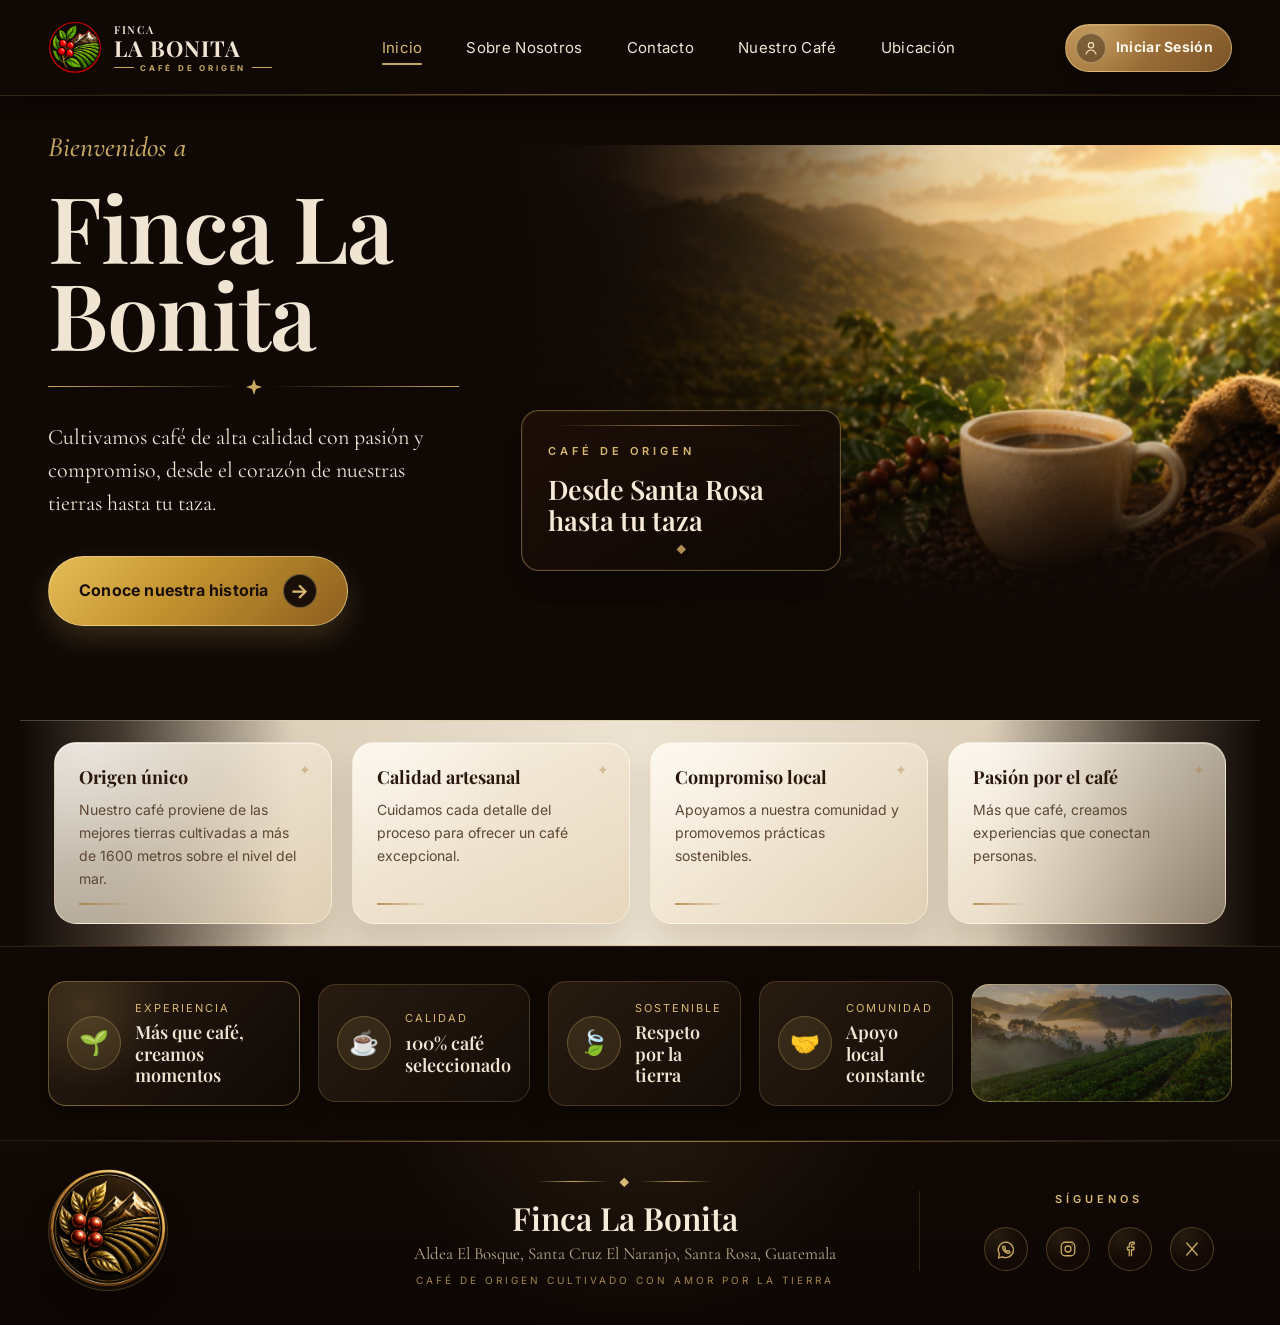
<file: index.html>
<!DOCTYPE html>
<html lang="es">
<head>
<meta charset="UTF-8" />
<meta name="viewport" content="width=device-width, initial-scale=1.0" />
<title>Finca La Bonita — Inicio</title>
<link rel="preconnect" href="https://fonts.googleapis.com" />
<link rel="preconnect" href="https://fonts.gstatic.com" crossorigin />
<link href="https://fonts.googleapis.com/css2?family=Playfair+Display:ital,wght@0,400;0,500;0,600;0,700;1,400;1,600&family=Cormorant+Garamond:ital,wght@0,400;0,500;0,600;1,400;1,500&family=Inter:wght@300;400;500;600;700&family=Pinyon+Script&family=JetBrains+Mono:wght@400;500&display=swap" rel="stylesheet" />
<link rel="stylesheet" href="styles.css" />
<link rel="icon" type="image/png" href="img/logo-finca.png">
</head>
<body class="multi-page" data-page="inicio">

<section id="inicio" >
  <div class="container">
    <div class="hero">
      <div class="hero-text-block reveal">
        <div class="hero-eyebrow">Bienvenidos a</div>
        <h1 class="hero-title">Finca La Bonita</h1>
        <div class="hero-divider">
          <div class="hero-divider-line"></div>
          <svg viewBox="0 0 16 16" fill="currentColor"><path d="M8 0 L10 6 L16 8 L10 10 L8 16 L6 10 L0 8 L6 6 Z"/></svg>
          <div class="hero-divider-line" style="background: linear-gradient(to left, var(--color-gold), transparent);"></div>
        </div>
        <p class="hero-text">
          Cultivamos café de alta calidad con pasión y compromiso, desde el corazón de nuestras tierras hasta tu taza.
        </p>
        <a class="btn-primary" href="sobre-nosotros.html">
          Conoce nuestra historia
          <span class="btn-primary-arrow">→</span>
        </a>
      </div>
      <div class="hero-image real-hero-image">
        <div class="hero-image-overlay"></div>
        <div class="hero-image-card">
          <span>Café de origen</span>
          <strong>Desde Santa Rosa hasta tu taza</strong>
        </div>
      </div>
    </div>

    <div class="hero-pillars reveal">
      <div class="pillar"><h4>Origen único</h4><p>Nuestro café proviene de las mejores tierras cultivadas a más de 1600 metros sobre el nivel del mar.</p></div>
      <div class="pillar"><h4>Calidad artesanal</h4><p>Cuidamos cada detalle del proceso para ofrecer un café excepcional.</p></div>
      <div class="pillar"><h4>Compromiso local</h4><p>Apoyamos a nuestra comunidad y promovemos prácticas sostenibles.</p></div>
      <div class="pillar"><h4>Pasión por el café</h4><p>Más que café, creamos experiencias que conectan personas.</p></div>
    </div>
    <div class="hero-values improved-values reveal">
      <div class="value-card featured">
        <div class="value-icon-circle">🌱</div>
        <div>
          <span>Experiencia</span>
          <h5>Más que café, creamos momentos</h5>
        </div>
      </div>

      <div class="value-card">
        <div class="value-icon-circle">☕</div>
        <div>
          <span>Calidad</span>
          <h5>100% café seleccionado</h5>
        </div>
      </div>

      <div class="value-card">
        <div class="value-icon-circle">🍃</div>
        <div>
          <span>Sostenible</span>
          <h5>Respeto por la tierra</h5>
        </div>
      </div>

      <div class="value-card">
        <div class="value-icon-circle">🤝</div>
        <div>
          <span>Comunidad</span>
          <h5>Apoyo local constante</h5>
        </div>
      </div>

      <div class="value-photo"></div>
    </div>

  </div>
</section>

<script src="shared.js"></script>
</body>
</html>
</file>
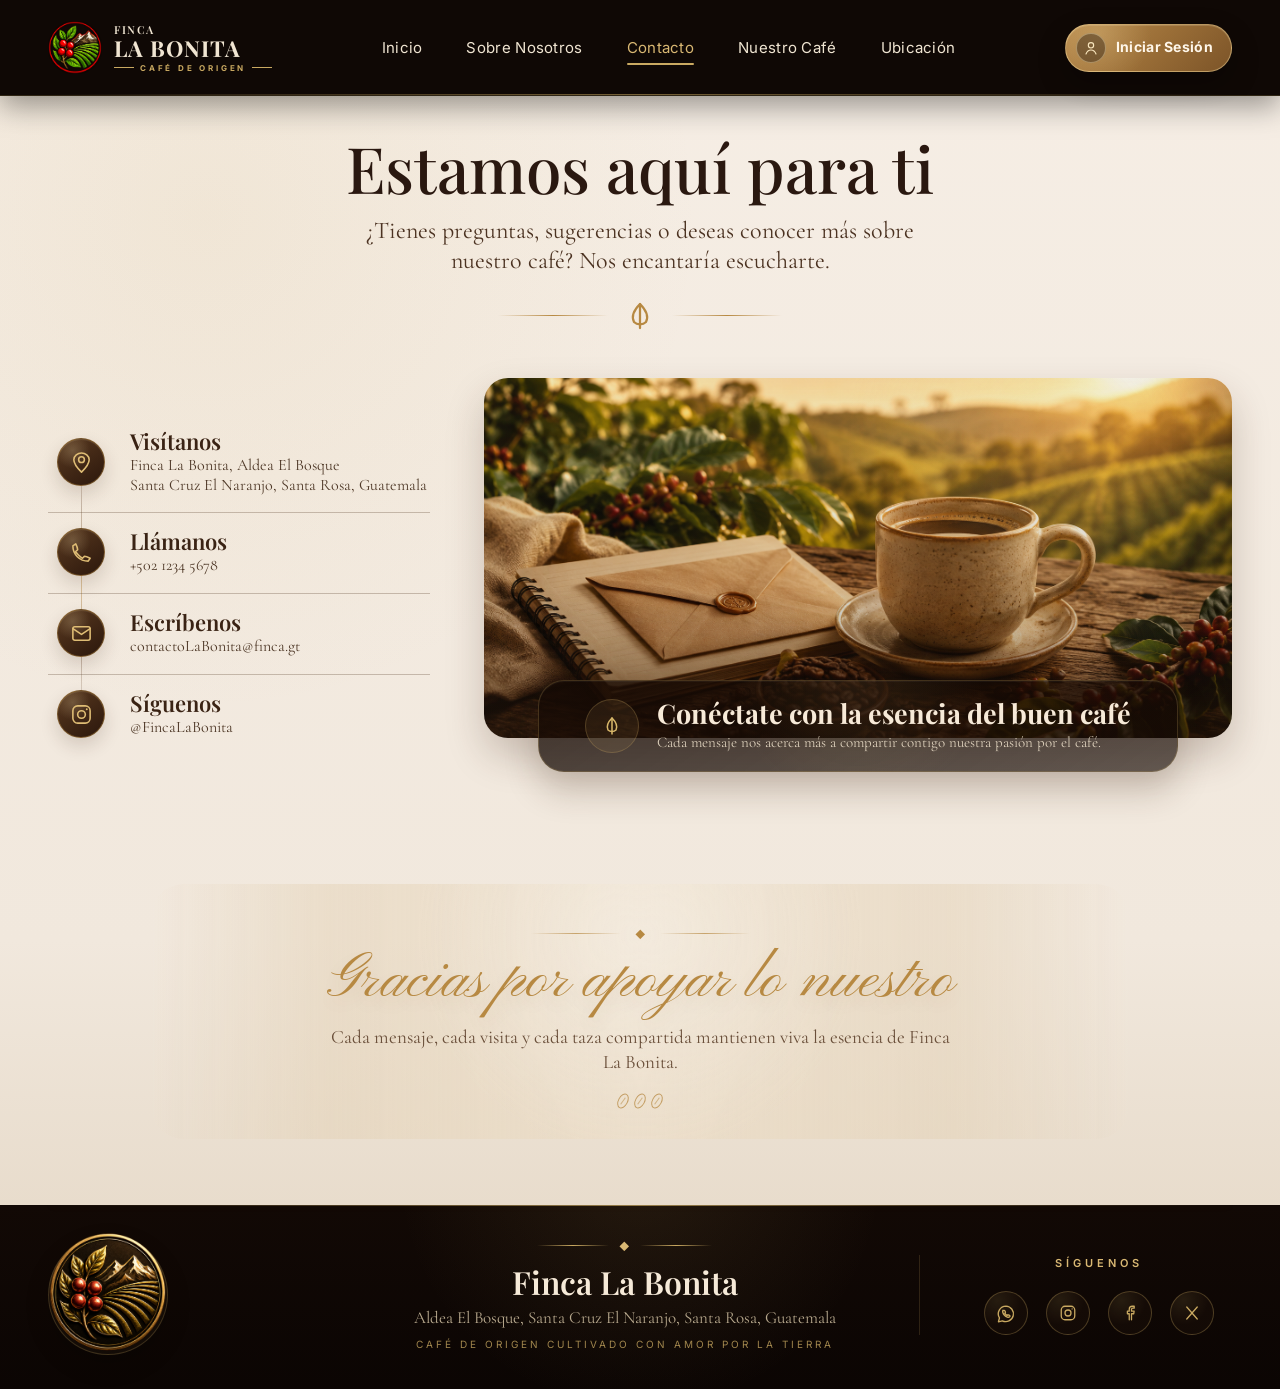
<file: contacto.html>
<!DOCTYPE html>
<html lang="es">
<head>
<meta charset="UTF-8" />
<meta name="viewport" content="width=device-width, initial-scale=1.0" />
<title>Finca La Bonita — Contacto</title>

<link rel="preconnect" href="https://fonts.googleapis.com" />
<link rel="preconnect" href="https://fonts.gstatic.com" crossorigin />

<link href="https://fonts.googleapis.com/css2?family=Playfair+Display:ital,wght@0,400;0,500;0,600;0,700;1,400;1,600&family=Cormorant+Garamond:ital,wght@0,400;0,500;0,600;1,400;1,500&family=Inter:wght@300;400;500;600;700&family=Pinyon+Script&family=JetBrains+Mono:wght@400;500&display=swap" rel="stylesheet" />

<link rel="stylesheet" href="styles.css" />
<link rel="icon" type="image/png" href="img/logo-finca.png">
</head>

<body class="multi-page" data-page="contacto">

<section id="contacto" class="contact-light-page">
  <div class="container">

    <div class="contact-light-header reveal">
      <h1>Estamos aquí para ti</h1>

      <p>
        ¿Tienes preguntas, sugerencias o deseas conocer más sobre nuestro café?
        Nos encantaría escucharte.
      </p>

      <div class="contact-light-ornament">
        <i></i>
        <svg viewBox="0 0 24 24" fill="none">
          <path d="M12 4C8 8 6 12 8 16C10 18 14 18 16 16C18 12 16 8 12 4Z"/>
          <path d="M12 4V20"/>
        </svg>
        <i></i>
      </div>
    </div>

    <div class="contact-light-grid">

      <!-- RUTA DE CONTACTO -->
      <div class="contact-route reveal">

        <div class="contact-route-item">
          <div class="contact-route-icon">
            <svg viewBox="0 0 24 24" fill="none">
              <path d="M12 22C12 22 4 14 4 9C4 5 8 2 12 2C16 2 20 5 20 9C20 14 12 22 12 22Z"/>
              <circle cx="12" cy="9" r="3"/>
            </svg>
          </div>

          <div class="contact-route-text">
            <h3>Visítanos</h3>
            <p>Finca La Bonita, Aldea El Bosque<br>Santa Cruz El Naranjo, Santa Rosa, Guatemala</p>
          </div>
        </div>

        <div class="contact-route-item">
          <div class="contact-route-icon">
            <svg viewBox="0 0 24 24" fill="none">
              <path d="M3 5C3 14 10 21 19 21L21 18C19 17 17 16 15 16L13 18C11 17 7 13 6 11L8 9C8 7 7 5 6 3L3 5Z"/>
            </svg>
          </div>

          <div class="contact-route-text">
            <h3>Llámanos</h3>
            <p>+502 1234 5678</p>
          </div>
        </div>

        <div class="contact-route-item">
          <div class="contact-route-icon">
            <svg viewBox="0 0 24 24" fill="none">
              <rect x="3" y="5" width="18" height="14" rx="2"/>
              <path d="M3 7L12 13L21 7"/>
            </svg>
          </div>

          <div class="contact-route-text">
            <h3>Escríbenos</h3>
            <p>contactoLaBonita@finca.gt</p>
          </div>
        </div>

        <div class="contact-route-item">
          <div class="contact-route-icon">
            <svg viewBox="0 0 24 24" fill="none">
              <rect x="3" y="3" width="18" height="18" rx="5"/>
              <circle cx="12" cy="12" r="4"/>
              <circle cx="17.5" cy="6.5" r="1" fill="currentColor" stroke="none"/>
            </svg>
          </div>

          <div class="contact-route-text">
            <h3>Síguenos</h3>
            <p>@FincaLaBonita</p>
          </div>
        </div>

      </div>

      <!-- IMAGEN -->
      <div class="contact-light-visual reveal">
        <div class="contact-light-photo">
          <div class="contact-light-photo-shade"></div>

          <div class="contact-light-floating">
            <div class="contact-light-floating-icon">
              <svg viewBox="0 0 24 24" fill="none">
                <path d="M12 4C8 8 6 12 8 16C10 18 14 18 16 16C18 12 16 8 12 4Z"/>
                <path d="M12 4V20"/>
              </svg>
            </div>

            <div>
              <h3>Conéctate con la esencia del buen café</h3>
              <p>Cada mensaje nos acerca más a compartir contigo nuestra pasión por el café.</p>
            </div>
          </div>
        </div>
      </div>

    </div>

    <!-- CIERRE DECORATIVO -->
    <div class="contact-thanks-premium reveal">
      <div class="thanks-ornament-top">
        <span></span>
        <i>◆</i>
        <span></span>
      </div>

      <div class="thanks-signature">
        Gracias por apoyar lo nuestro
      </div>

      <div class="thanks-subtext">
        Cada mensaje, cada visita y cada taza compartida mantienen viva la esencia de Finca La Bonita.
      </div>

      <div class="thanks-beans">
        <span></span>
        <span></span>
        <span></span>
      </div>
    </div>

  </div>
</section>

<script src="shared.js"></script>
</body>
</html>
</file>
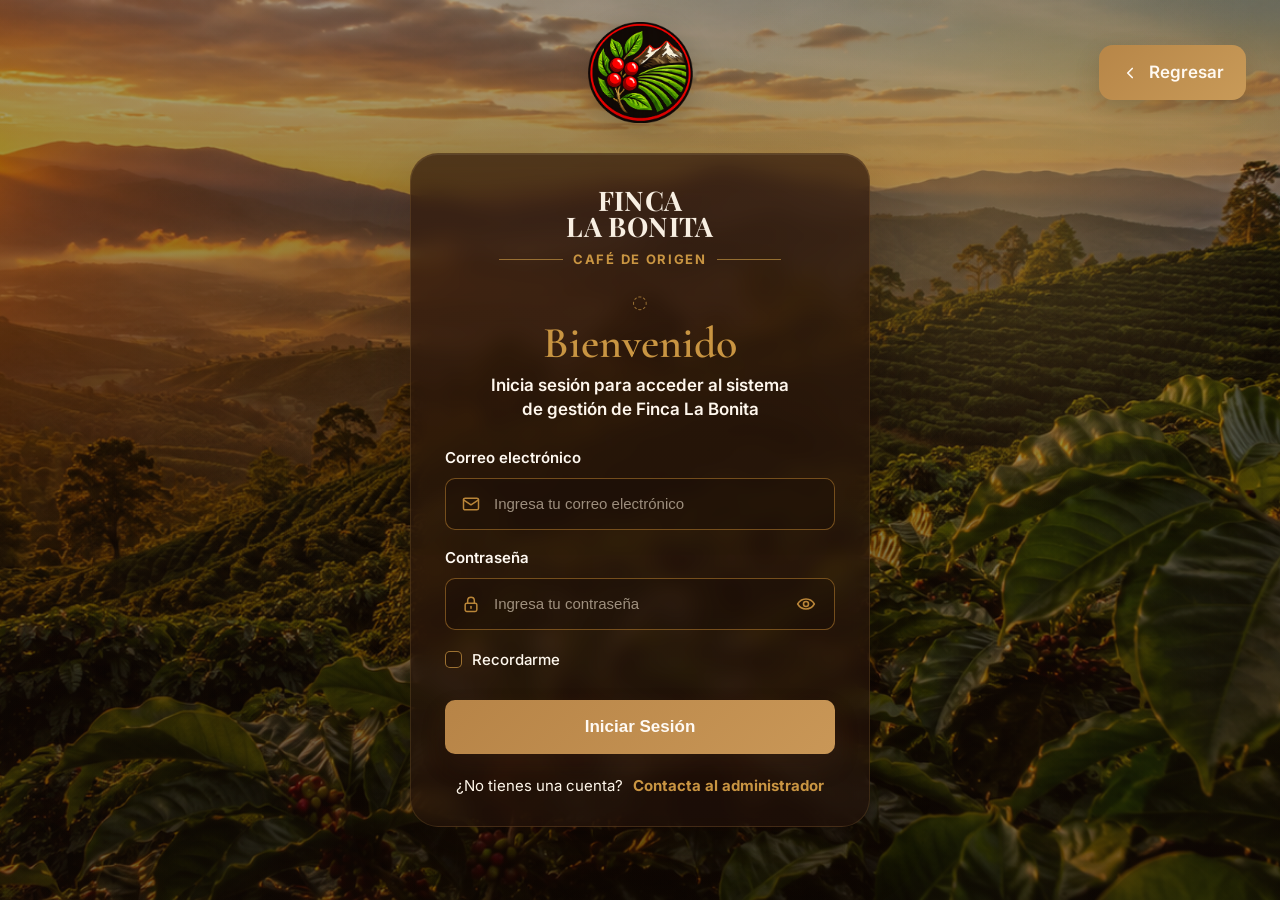
<file: login.html>
<!DOCTYPE html>
<html lang="es">
<head>
  <meta charset="UTF-8" />
  <meta name="viewport" content="width=device-width, initial-scale=1.0" />
  <title>Finca La Bonita — Iniciar Sesión</title>

  <link rel="preconnect" href="https://fonts.googleapis.com" />
  <link rel="preconnect" href="https://fonts.gstatic.com" crossorigin />
  <link href="https://fonts.googleapis.com/css2?family=Playfair+Display:wght@400;500;600;700;800&family=Cormorant+Garamond:wght@400;500;600;700&family=Inter:wght@300;400;500;600;700&display=swap" rel="stylesheet" />

  <link rel="stylesheet" href="styles.css" />
  <link rel="icon" type="image/png" href="img/logo-finca.png">
</head>
<body class="login-page-body">

  <main class="login-page-full">

    <!-- TOP BAR -->
    <header class="login-topbar">
      <div class="login-topbar-side"></div>

      <a href="index.html" class="login-topbar-brand" aria-label="Volver al inicio">
        <!-- CAMBIA ESTA RUTA SI TU LOGO ESTÁ EN OTRA UBICACIÓN -->
        <img src="img/logo-finca.png" alt="Finca La Bonita" />
      </a>

      <div class="login-topbar-actions">
        <a href="index.html" class="login-back-btn">
          <svg viewBox="0 0 24 24" fill="none">
            <path d="M15 18L9 12L15 6"/>
          </svg>
          <span>Regresar</span>
        </a>
      </div>
    </header>

    <!-- HERO -->
    <section class="login-hero-section">

      <div class="login-hero-overlay"></div>

      <div class="login-card-wrap">
        <div class="login-glass-card">

          <div class="login-card-brand">
            <h1>FINCA<br>LA BONITA</h1>
            <div class="login-brand-divider">
              <span></span>
              <strong>CAFÉ DE ORIGEN</strong>
              <span></span>
            </div>
          </div>

          <div class="login-card-header">
            <span class="login-card-mini-icon">◌</span>
            <h2>Bienvenido</h2>
            <p>
              Inicia sesión para acceder al sistema<br />
              de gestión de Finca La Bonita
            </p>
          </div>

          <form class="login-form" action="#" method="post">

            <div class="login-field">
              <label for="correo">Correo electrónico</label>

              <div class="login-input-wrap">
                <span class="login-input-icon">
                  <svg viewBox="0 0 24 24" fill="none">
                    <rect x="3" y="5" width="18" height="14" rx="2"></rect>
                    <path d="M3 7L12 13L21 7"></path>
                  </svg>
                </span>

                <input
                  type="email"
                  id="correo"
                  name="correo"
                  placeholder="Ingresa tu correo electrónico"
                />
              </div>
            </div>

            <div class="login-field">
              <label for="password">Contraseña</label>

              <div class="login-input-wrap">
                <span class="login-input-icon">
                  <svg viewBox="0 0 24 24" fill="none">
                    <rect x="5" y="11" width="14" height="10" rx="2"></rect>
                    <path d="M8 11V8a4 4 0 118 0v3"></path>
                    <path d="M12 15v2"></path>
                  </svg>
                </span>

                <input
                  type="password"
                  id="password"
                  name="password"
                  placeholder="Ingresa tu contraseña"
                />

                <button type="button" class="login-password-toggle" id="togglePassword" aria-label="Mostrar u ocultar contraseña">
                  <svg viewBox="0 0 24 24" fill="none">
                    <path d="M2 12s3.5-6 10-6 10 6 10 6-3.5 6-10 6-10-6-10-6Z"></path>
                    <circle cx="12" cy="12" r="3"></circle>
                  </svg>
                </button>
              </div>
            </div>

            <div class="login-options-row">
              <label class="login-check">
                <input type="checkbox" name="remember" />
                <span class="login-check-box"></span>
                <span>Recordarme</span>
              </label>
            </div>

            <button type="button" class="login-submit-btn" onclick="window.location.href='http://localhost:8080/panel.html'">
              Iniciar Sesión
            </button>

            <div class="login-card-footer">
              <span>¿No tienes una cuenta?</span>
              <a href="#">Contacta al administrador</a>
            </div>

          </form>
        </div>
      </div>
    </section>
  </main>

  <script>
    const togglePassword = document.getElementById('togglePassword');
    const passwordInput = document.getElementById('password');

    if (togglePassword && passwordInput) {
      togglePassword.addEventListener('click', () => {
        const currentType = passwordInput.getAttribute('type');
        passwordInput.setAttribute(
          'type',
          currentType === 'password' ? 'text' : 'password'
        );
      });
    }
  </script>

</body>
</html>
</file>
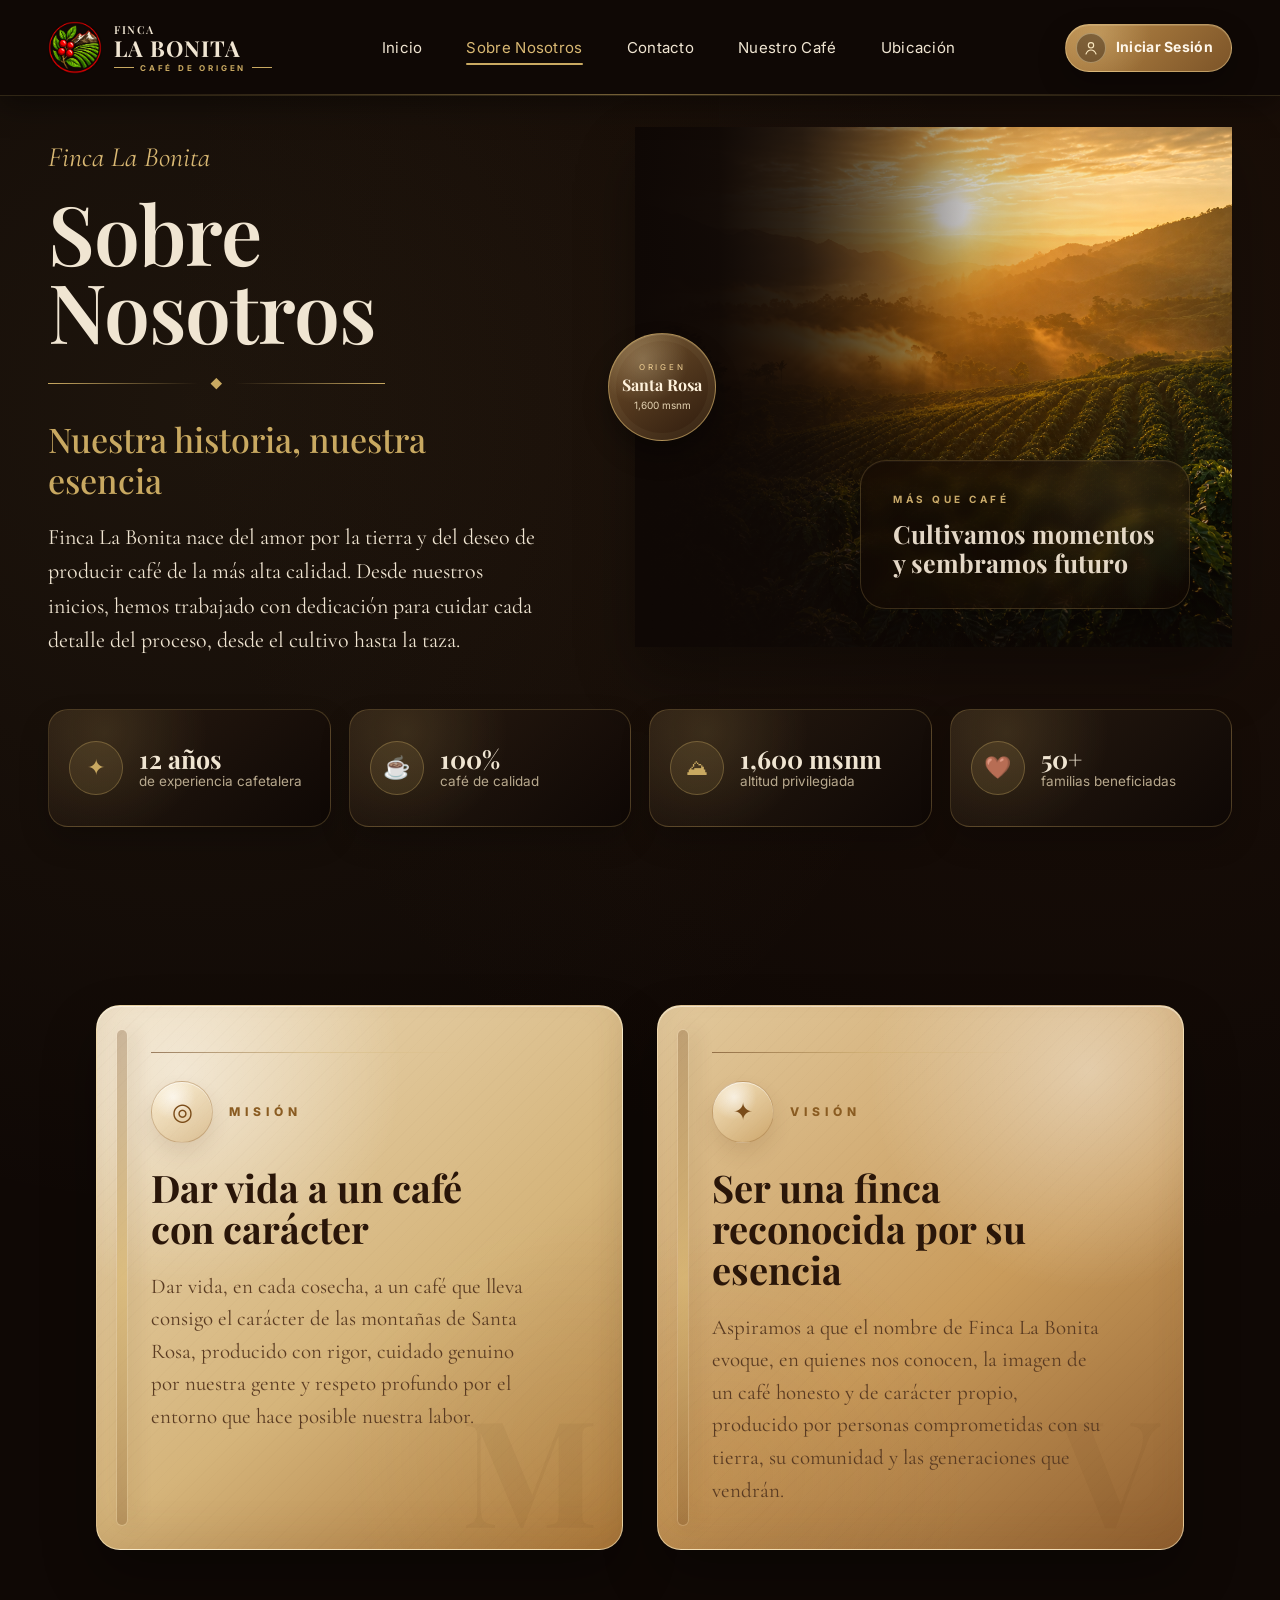
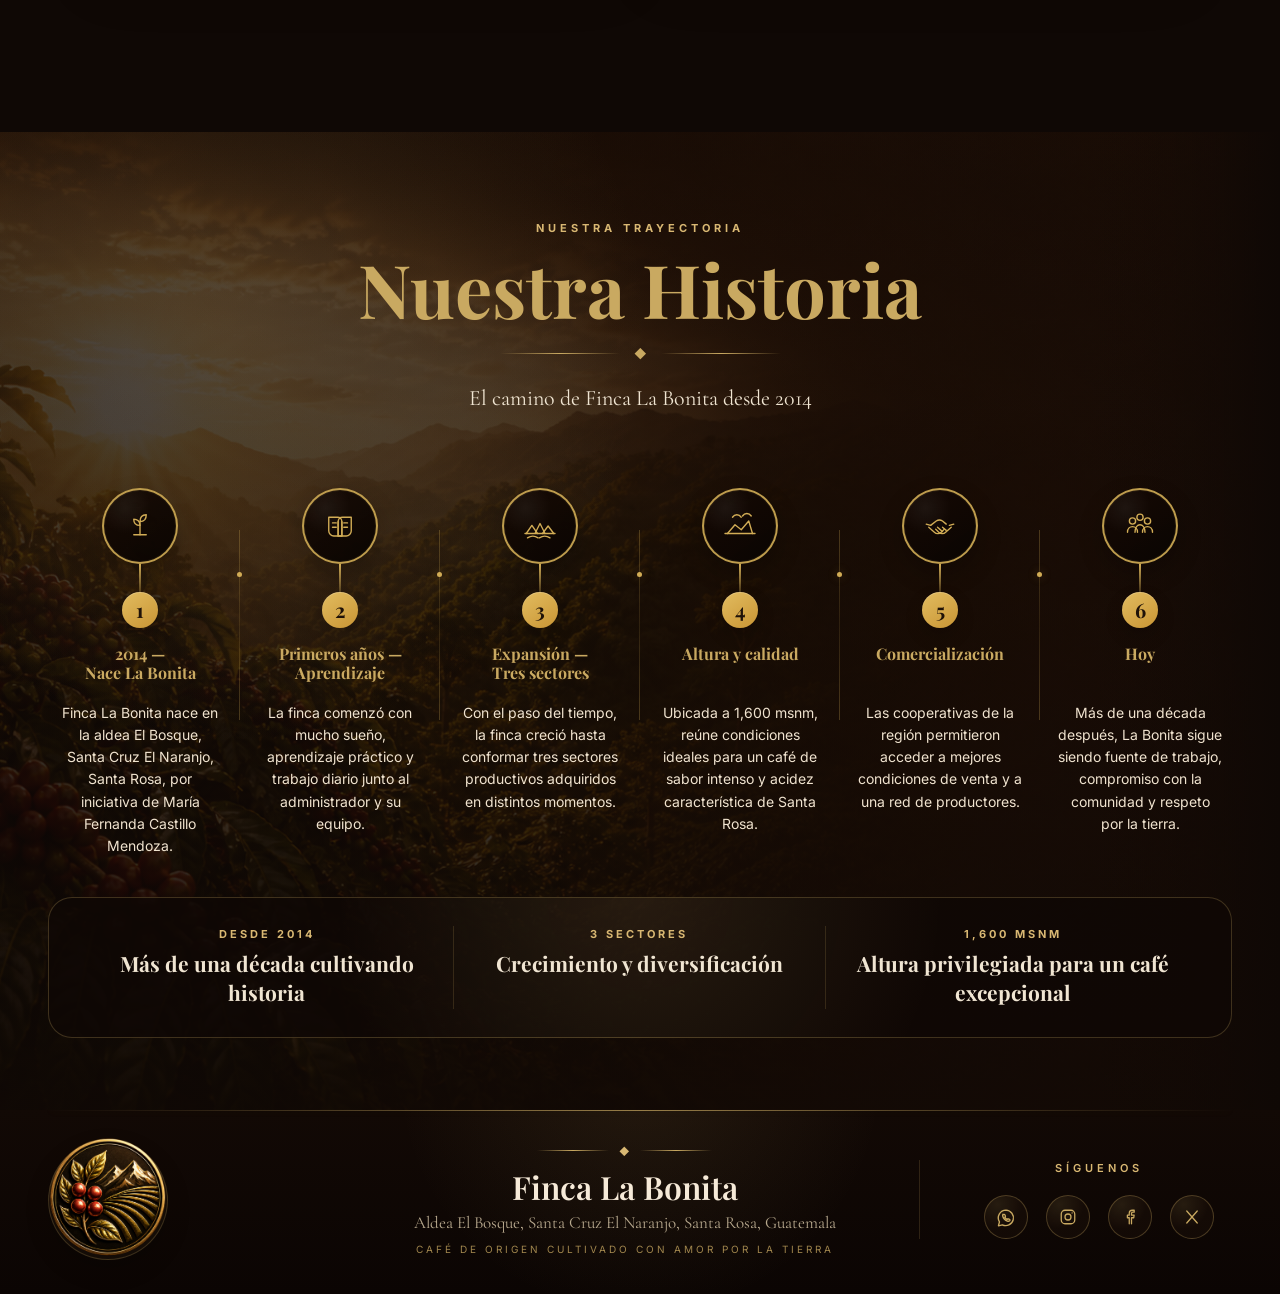
<file: sobre-nosotros.html>
<!DOCTYPE html>
<html lang="es">
<head>
<meta charset="UTF-8" />
<meta name="viewport" content="width=device-width, initial-scale=1.0" />
<title>Finca La Bonita — Sobre Nosotros</title>

<link rel="preconnect" href="https://fonts.googleapis.com" />
<link rel="preconnect" href="https://fonts.gstatic.com" crossorigin />
<link href="https://fonts.googleapis.com/css2?family=Playfair+Display:ital,wght@0,400;0,500;0,600;0,700;1,400;1,600&family=Cormorant+Garamond:ital,wght@0,400;0,500;0,600;1,400;1,500&family=Inter:wght@300;400;500;600;700&family=Pinyon+Script&family=JetBrains+Mono:wght@400;500&display=swap" rel="stylesheet" />

<link rel="stylesheet" href="styles.css" />
<link rel="icon" type="image/png" href="img/logo-finca.png">
</head>

<body class="multi-page" data-page="sobre-nosotros">

<section id="sobre-nosotros" class="about-page">
  <div class="container">

    <!-- HERO SOBRE NOSOTROS -->
    <div class="about-premium-hero">
      <div class="about-premium-copy reveal">
        <span class="about-kicker">Finca La Bonita</span>

        <h1>Sobre Nosotros</h1>

        <div class="about-heading-line">
          <span></span>
          <i>◆</i>
          <span></span>
        </div>

        <h2>Nuestra historia, nuestra esencia</h2>

        <p class="about-main-text">
          Finca La Bonita nace del amor por la tierra y del deseo de producir café de la más alta calidad. Desde nuestros inicios, hemos trabajado con dedicación para cuidar cada detalle del proceso, desde el cultivo hasta la taza.
        </p>
      </div>

      <div class="about-premium-visual reveal">
        <div class="about-photo-main">
          <div class="about-photo-shade"></div>

          <div class="about-photo-card">
            <span>Más que café</span>
            <strong>Cultivamos momentos y sembramos futuro</strong>
          </div>
        </div>

        <div class="about-origin-seal">
          <span>Origen</span>
          <strong>Santa Rosa</strong>
          <small>1,600 msnm</small>
        </div>
      </div>
    </div>

    <!-- ESTADÍSTICAS -->
    <div class="about-stats-premium reveal">
      <article class="about-stat-card">
        <div class="about-stat-icon">✦</div>
        <div>
          <h3>12 años</h3>
          <p>de experiencia cafetalera</p>
        </div>
      </article>

      <article class="about-stat-card">
        <div class="about-stat-icon">☕</div>
        <div>
          <h3>100%</h3>
          <p>café de calidad</p>
        </div>
      </article>

      <article class="about-stat-card">
        <div class="about-stat-icon">⛰</div>
        <div>
          <h3>1,600 msnm</h3>
          <p>altitud privilegiada</p>
        </div>
      </article>

      <article class="about-stat-card">
        <div class="about-stat-icon">🤎</div>
        <div>
          <h3>50+</h3>
          <p>familias beneficiadas</p>
        </div>
      </article>
    </div>

    <!-- MISIÓN Y VISIÓN -->

    <section class="purpose-section reveal">
      <div class="purpose-grid">

        <article class="purpose-card mission-card">
          <div class="purpose-top-line"></div>

          <div class="purpose-badge">
            <div class="purpose-icon">◎</div>
            <span>Misión</span>
          </div>

          <h3>Dar vida a un café con carácter</h3>

          <p>
            Dar vida, en cada cosecha, a un café que lleva consigo el carácter
            de las montañas de Santa Rosa, producido con rigor, cuidado genuino
            por nuestra gente y respeto profundo por el entorno que hace posible
            nuestra labor.
          </p>

          <div class="purpose-mark">M</div>
        </article>

        <article class="purpose-card vision-card">
          <div class="purpose-top-line"></div>

          <div class="purpose-badge">
            <div class="purpose-icon">✦</div>
            <span>Visión</span>
          </div>

          <h3>Ser una finca reconocida por su esencia</h3>

          <p>
            Aspiramos a que el nombre de Finca La Bonita evoque, en quienes nos
            conocen, la imagen de un café honesto y de carácter propio, producido
            por personas comprometidas con su tierra, su comunidad y las
            generaciones que vendrán.
          </p>

          <div class="purpose-mark">V</div>
        </article>

      </div>
    </section>


    
    <!-- HISTORIA -->
    <div class="history-premium reveal">
      <div class="history-premium-overlay"></div>

      <div class="history-premium-header">
        <span>Nuestra trayectoria</span>
        <h2>Nuestra Historia</h2>

        <div class="history-title-line">
          <span></span>
          <i>◆</i>
          <span></span>
        </div>

        <p>El camino de Finca La Bonita desde 2014</p>
      </div>



<div class="history-line-timeline">

  <div class="history-line-item">
    <div class="history-line-visual">
      <div class="history-line-icon-circle">
        <svg viewBox="0 0 64 64" aria-hidden="true">
          <path d="M32 46V25" />
          <path d="M22 46H42" />
          <path d="M32 25C32 18 36 14 42 14C42 21 38 25 32 25Z" />
          <path d="M32 31C32 25 28 21 22 21C22 28 26 31 32 31Z" />
        </svg>
      </div>
      <div class="history-line-stick"></div>
      <div class="history-line-number">1</div>
    </div>
    <h4>2014 —<br>Nace La Bonita</h4>
    <p>Finca La Bonita nace en la aldea El Bosque, Santa Cruz El Naranjo, Santa Rosa, por iniciativa de María Fernanda Castillo Mendoza.</p>
  </div>

  <div class="history-line-item">
    <div class="history-line-visual">
      <div class="history-line-icon-circle">
        <svg viewBox="0 0 64 64" aria-hidden="true">
          <path d="M14 18H28C32 18 35 21 35 25V48H22C18 48 14 44 14 40V18Z" />
          <path d="M50 18H36C32 18 29 21 29 25V48H42C46 48 50 44 50 40V18Z" />
          <path d="M29 25V48" />
          <path d="M35 25V48" />
          <path d="M20 27H26" />
          <path d="M20 34H26" />
          <path d="M44 27H38" />
          <path d="M44 34H38" />
        </svg>
      </div>
      <div class="history-line-stick"></div>
      <div class="history-line-number">2</div>
    </div>
    <h4>Primeros años —<br>Aprendizaje</h4>
    <p>La finca comenzó con mucho sueño, aprendizaje práctico y trabajo diario junto al administrador y su equipo.</p>
  </div>

  <div class="history-line-item">
    <div class="history-line-visual">
      <div class="history-line-icon-circle">
        <svg viewBox="0 0 64 64" aria-hidden="true">
          <path d="M10 44L19 31L28 44" />
          <path d="M24 44L32 28L40 44" />
          <path d="M36 44L45 32L54 44" />
          <path d="M8 44H56" />
          <path d="M12 51C18 47 23 47 29 51" />
          <path d="M31 51C37 47 42 47 48 51" />
        </svg>
      </div>
      <div class="history-line-stick"></div>
      <div class="history-line-number">3</div>
    </div>
    <h4>Expansión —<br>Tres sectores</h4>
    <p>Con el paso del tiempo, la finca creció hasta conformar tres sectores productivos adquiridos en distintos momentos.</p>
  </div>

  <div class="history-line-item">
    <div class="history-line-visual">
      <div class="history-line-icon-circle">
        <svg viewBox="0 0 64 64" aria-hidden="true">
          <path d="M12 44L24 30L34 38L46 24L52 44" />
          <path d="M8 44H56" />
          <path d="M20 18C22 15 24 14 27 14C30 14 32 15 34 18" />
          <path d="M36 16C38 13 40 12 43 12C46 12 48 13 50 16" />
        </svg>
      </div>
      <div class="history-line-stick"></div>
      <div class="history-line-number">4</div>
    </div>
    <h4>Altura y calidad</h4>
    <p>Ubicada a 1,600 msnm, reúne condiciones ideales para un café de sabor intenso y acidez característica de Santa Rosa.</p>
  </div>

  <div class="history-line-item">
    <div class="history-line-visual">
      <div class="history-line-icon-circle">
        <svg viewBox="0 0 64 64" aria-hidden="true">
          <path d="M17 31L26 24C29 22 33 22 36 24L42 29" />
          <path d="M14 34L23 42C26 45 31 45 34 42L39 37" />
          <path d="M50 34L41 42C38 45 33 45 30 42L25 37" />
          <path d="M10 29L17 31" />
          <path d="M54 29L47 31" />
          <path d="M28 34L36 41" />
          <path d="M36 34L42 39" />
        </svg>
      </div>
      <div class="history-line-stick"></div>
      <div class="history-line-number">5</div>
    </div>
    <h4>Comercialización</h4>
    <p>Las cooperativas de la región permitieron acceder a mejores condiciones de venta y a una red de productores.</p>
  </div>

  <div class="history-line-item">
    <div class="history-line-visual">
      <div class="history-line-icon-circle">
        <svg viewBox="0 0 64 64" aria-hidden="true">
          <circle cx="20" cy="24" r="5" />
          <circle cx="32" cy="18" r="5" />
          <circle cx="44" cy="24" r="5" />
          <path d="M12 42C12 36 16 33 20 33C24 33 28 36 28 42" />
          <path d="M24 42C24 34 28 30 32 30C36 30 40 34 40 42" />
          <path d="M36 42C36 36 40 33 44 33C48 33 52 36 52 42" />
        </svg>
      </div>
      <div class="history-line-stick"></div>
      <div class="history-line-number">6</div>
    </div>
    <h4>Hoy</h4>
    <p>Más de una década después, La Bonita sigue siendo fuente de trabajo, compromiso con la comunidad y respeto por la tierra.</p>
  </div>

</div>



      

      <div class="history-bottom-premium">
        <div>
          <span>Desde 2014</span>
          <strong>Más de una década cultivando historia</strong>
        </div>

        <div>
          <span>3 sectores</span>
          <strong>Crecimiento y diversificación</strong>
        </div>

        <div>
          <span>1,600 msnm</span>
          <strong>Altura privilegiada para un café excepcional</strong>
        </div>
      </div>
    </div>

  </div>
</section>

<script src="shared.js"></script>
</body>
</html>
</file>
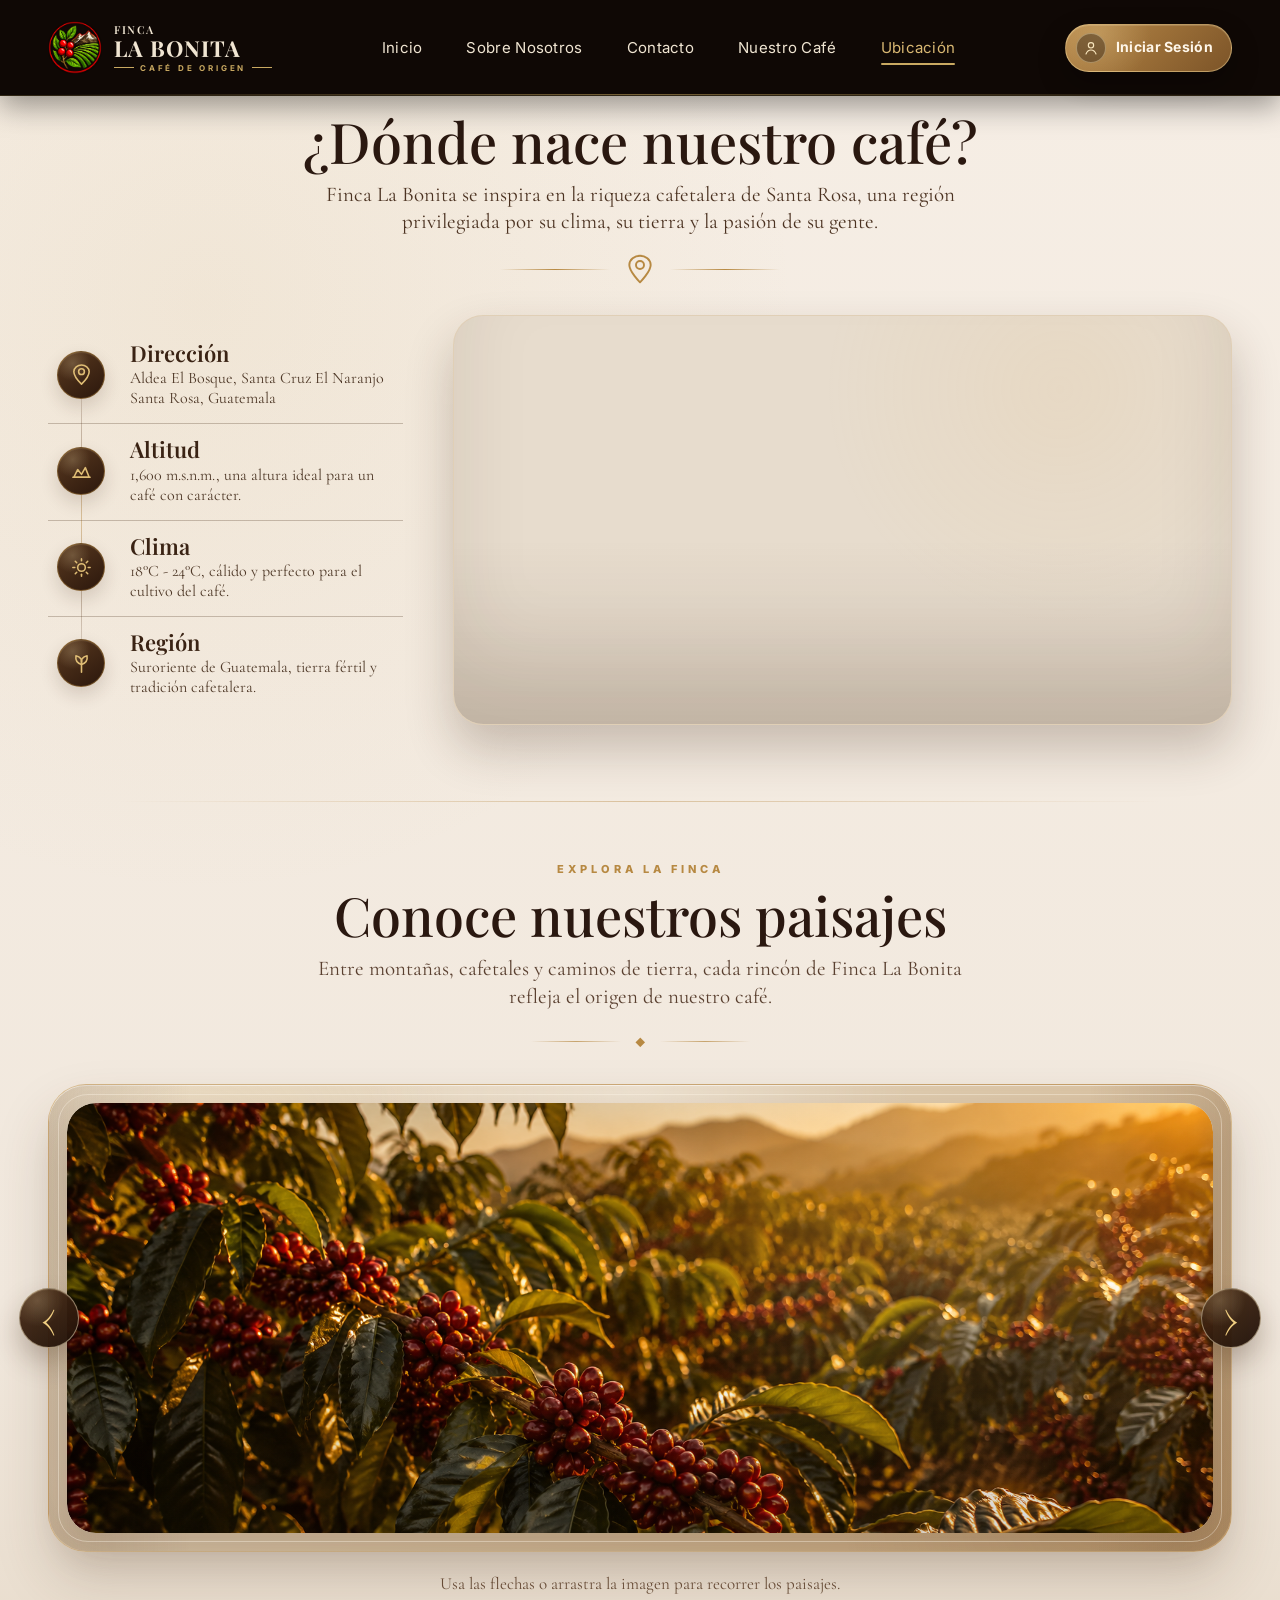
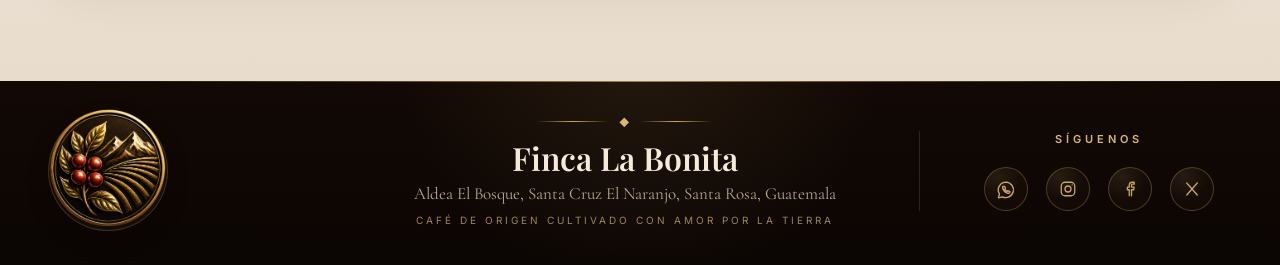
<file: ubicacion.html>
<!DOCTYPE html>
<html lang="es">
<head>
<meta charset="UTF-8" />
<meta name="viewport" content="width=device-width, initial-scale=1.0" />
<title>Finca La Bonita — Ubicación</title>

<link rel="preconnect" href="https://fonts.googleapis.com" />
<link rel="preconnect" href="https://fonts.gstatic.com" crossorigin />

<link href="https://fonts.googleapis.com/css2?family=Playfair+Display:ital,wght@0,400;0,500;0,600;0,700;1,400;1,600&family=Cormorant+Garamond:ital,wght@0,400;0,500;0,600;1,400;1,500&family=Inter:wght@300;400;500;600;700&family=Pinyon+Script&family=JetBrains+Mono:wght@400;500&display=swap" rel="stylesheet" />

<link rel="stylesheet" href="styles.css" />
<link rel="icon" type="image/png" href="img/logo-finca.png">
</head>

<body class="multi-page" data-page="ubicacion">

<section id="ubicacion" class="location-light-page">
  <div class="container">

    <!-- ENCABEZADO -->
    <div class="location-light-header reveal">
      <h1>¿Dónde nace nuestro café?</h1>

      <p>
        Finca La Bonita se inspira en la riqueza cafetalera de Santa Rosa, una región privilegiada
        por su clima, su tierra y la pasión de su gente.
      </p>

      <div class="location-light-ornament">
        <i></i>
        <svg viewBox="0 0 24 24" fill="none">
          <path d="M12 22C12 22 4 14 4 9C4 5 8 2 12 2C16 2 20 5 20 9C20 14 12 22 12 22Z"/>
          <circle cx="12" cy="9" r="3"/>
        </svg>
        <i></i>
      </div>
    </div>

    <!-- MAPA + CARACTERÍSTICAS -->
    <div class="location-map-layout">

      <div class="location-route reveal">

        <div class="location-route-item">
          <div class="location-route-icon">
            <svg viewBox="0 0 24 24" fill="none">
              <path d="M12 22C12 22 4 14 4 9C4 5 8 2 12 2C16 2 20 5 20 9C20 14 12 22 12 22Z"/>
              <circle cx="12" cy="9" r="3"/>
            </svg>
          </div>

          <div class="location-route-text">
            <h3>Dirección</h3>
            <p>Aldea El Bosque, Santa Cruz El Naranjo<br>Santa Rosa, Guatemala</p>
          </div>
        </div>

        <div class="location-route-item">
          <div class="location-route-icon">
            <svg viewBox="0 0 24 24" fill="none">
              <path d="M4 18L8 10L12 15L16 8L20 18Z"/>
              <path d="M3 18H21"/>
            </svg>
          </div>

          <div class="location-route-text">
            <h3>Altitud</h3>
            <p>1,600 m.s.n.m., una altura ideal para un café con carácter.</p>
          </div>
        </div>

        <div class="location-route-item">
          <div class="location-route-icon">
            <svg viewBox="0 0 24 24" fill="none">
              <circle cx="12" cy="12" r="4"/>
              <path d="M12 3V5"/>
              <path d="M12 19V21"/>
              <path d="M3 12H5"/>
              <path d="M19 12H21"/>
              <path d="M5.5 5.5L7 7"/>
              <path d="M17 17L18.5 18.5"/>
              <path d="M5.5 18.5L7 17"/>
              <path d="M17 7L18.5 5.5"/>
            </svg>
          </div>

          <div class="location-route-text">
            <h3>Clima</h3>
            <p>18°C - 24°C, cálido y perfecto para el cultivo del café.</p>
          </div>
        </div>

        <div class="location-route-item">
          <div class="location-route-icon">
            <svg viewBox="0 0 24 24" fill="none">
              <path d="M12 21V13"/>
              <path d="M12 13C8 11.8 5.5 8.5 6.2 4C10.8 4.8 13.5 8.4 12 13Z"/>
              <path d="M12 13C16 11.8 18.5 8.5 17.8 4C13.2 4.8 10.5 8.4 12 13Z"/>
            </svg>
          </div>

          <div class="location-route-text">
            <h3>Región</h3>
            <p>Suroriente de Guatemala, tierra fértil y tradición cafetalera.</p>
          </div>
        </div>

      </div>

      <div class="location-map-real reveal">
        <iframe src="https://www.google.com/maps/embed?pb=!1m17!1m12!1m3!1d1293.1688374723776!2d-90.39895241153557!3d14.40344606611696!2m3!1f0!2f0!3f0!3m2!1i1024!2i768!4f13.1!3m2!1m1!2zMTTCsDI0JzEzLjMiTiA5MMKwMjMnNTcuNiJX!5e1!3m2!1ses!2sgt!4v1778365619683!5m2!1ses!2sgt" width="600" height="450" style="border:0;" allowfullscreen="" loading="lazy" referrerpolicy="no-referrer-when-downgrade"></iframe>
      </div>

    </div>

    <!-- CARRUSEL DE PAISAJES -->
    <div class="landscape-showcase reveal">
      <div class="landscape-showcase-header">
        <span>Explora la finca</span>
        <h2>Conoce nuestros paisajes</h2>
        <p>
          Entre montañas, cafetales y caminos de tierra, cada rincón de Finca La Bonita
          refleja el origen de nuestro café.
        </p>

        <div class="landscape-showcase-line">
          <i></i>
          <small>◆</small>
          <i></i>
        </div>
      </div>

      <div class="landscape-carousel-frame">

        <button class="landscape-arrow landscape-arrow-left" type="button" aria-label="Imagen anterior">
          ‹
        </button>

        <div class="landscape-track" id="landscapeTrack">

          <article class="landscape-panel">
            <img src="img/paisaje-ubicacion-1.png" alt="Paisaje cafetalero de Finca La Bonita">
          </article>

          <article class="landscape-panel">
            <img src="img/paisaje-ubicacion-2.png" alt="Montañas alrededor de Finca La Bonita">
          </article>

          <article class="landscape-panel">
            <img src="img/paisaje-ubicacion-3.png" alt="Camino de finca cafetalera">
          </article>

          <article class="landscape-panel">
            <img src="img/paisaje-ubicacion-4.png" alt="Vista cálida de finca cafetalera">
          </article>

        </div>

        <button class="landscape-arrow landscape-arrow-right" type="button" aria-label="Siguiente imagen">
          ›
        </button>

      </div>

      <p class="landscape-carousel-note">
        Usa las flechas o arrastra la imagen para recorrer los paisajes.
      </p>
    </div>

  </div>
</section>

<script src="shared.js"></script>

<script>
  const landscapeTrack = document.getElementById("landscapeTrack");
  const prevLandscape = document.querySelector(".landscape-arrow-left");
  const nextLandscape = document.querySelector(".landscape-arrow-right");

  if (landscapeTrack && prevLandscape && nextLandscape) {
    const moveCarousel = (direction) => {
      const amount = landscapeTrack.clientWidth;
      landscapeTrack.scrollBy({
        left: direction * amount,
        behavior: "smooth"
      });
    };

    prevLandscape.addEventListener("click", () => moveCarousel(-1));
    nextLandscape.addEventListener("click", () => moveCarousel(1));

    let isDown = false;
    let startX = 0;
    let scrollLeft = 0;

    landscapeTrack.addEventListener("mousedown", (e) => {
      isDown = true;
      landscapeTrack.classList.add("dragging");
      startX = e.pageX - landscapeTrack.offsetLeft;
      scrollLeft = landscapeTrack.scrollLeft;
    });

    landscapeTrack.addEventListener("mouseleave", () => {
      isDown = false;
      landscapeTrack.classList.remove("dragging");
    });

    landscapeTrack.addEventListener("mouseup", () => {
      isDown = false;
      landscapeTrack.classList.remove("dragging");
    });

    landscapeTrack.addEventListener("mousemove", (e) => {
      if (!isDown) return;
      e.preventDefault();
      const x = e.pageX - landscapeTrack.offsetLeft;
      const walk = (x - startX) * 1.15;
      landscapeTrack.scrollLeft = scrollLeft - walk;
    });
  }
</script>

</body>
</html>
</file>
<file: styles.css>
/* ============================================
   FINCA LA BONITA — Landing Page Styles
   ============================================ */

:root {
  --color-bg-dark: #1a0f08;
  --color-bg-darker: #0f0805;
  --color-bg-cream: #f5ede0;
  --color-bg-cream-2: #ede2d0;
  --color-gold: #c9a961;
  --color-gold-bright: #d9b873;
  --color-gold-soft: #b89653;
  --color-text-light: #f0e5d2;
  --color-text-muted: #b8a98e;
  --color-text-dark: #2a1810;
  --color-text-dark-muted: #6b5847;
  --color-green-deep: #2d3a2a;
  --color-green-card: #1f2a1d;
  --color-card-dark: #2a1d12;
  --color-card-cream: #e8dcc6;

  --font-display: 'Playfair Display', Georgia, serif;
  --font-serif: 'Cormorant Garamond', 'Playfair Display', Georgia, serif;
  --font-body: 'Inter', system-ui, sans-serif;
  --font-script: 'Pinyon Script', cursive;
}

* {
  box-sizing: border-box;
  margin: 0;
  padding: 0;
}

html {
  scroll-behavior: smooth;
}

body {
  font-family: var(--font-body);
  color: var(--color-text-dark);
  background: var(--color-bg-cream);
  line-height: 1.6;
  overflow-x: hidden;
}

/* ============================================
   NAVBAR
   ============================================ */
.navbar {
  position: fixed;
  top: 0;
  left: 0;
  right: 0;
  z-index: 1000;
  background: var(--color-bg-darker);
  padding: 12px 48px;
  min-height: 96px;
  display: flex;
  align-items: center;
  justify-content: space-between;

  border-bottom: 1px solid rgba(201, 169, 97, 0.18);
  box-shadow: 0 10px 28px rgba(0, 0, 0, 0.38);
}



.navbar::after {
  content: "";
  position: absolute;
  left: 48px;
  right: 48px;
  bottom: 0;
  height: 1px;
  background: linear-gradient(
    to right,
    transparent,
    rgba(201, 169, 97, 0.55),
    transparent
  );
}



body.multi-page {
  padding-top: 0;
}


.nav-logo {
  display: flex;
  align-items: center;
  gap: 12px;
  text-decoration: none;
  cursor: pointer;
}

.nav-logo-icon-img {
  width: 54px;
  height: 54px;
  object-fit: contain;
  display: block;
}

.nav-logo-text {
  display: flex;
  flex-direction: column;
  align-items: flex-start;
  line-height: 1;
}

.nav-logo-small {
  font-family: var(--font-display);
  color: var(--color-text-light);
  font-size: 11px;
  font-weight: 600;
  letter-spacing: 1.5px;
  margin-bottom: 2px;
}

.nav-logo-name {
  font-family: var(--font-display);
  color: var(--color-text-light);
  font-size: 22px;
  font-weight: 700;
  letter-spacing: 1px;
}

.nav-logo-line {
  margin-top: 5px;
  display: flex;
  align-items: center;
  gap: 6px;
  font-family: var(--font-body);
  font-size: 8px;
  font-weight: 700;
  letter-spacing: 2.8px;
  color: var(--color-gold);
  white-space: nowrap;
}

.nav-logo-line i {
  display: block;
  width: 20px;
  height: 1px;
  background: var(--color-gold);
}




.nav-links {
  display: flex;
  gap: 44px;
  list-style: none;
}

.nav-links a {
  color: var(--color-text-light);
  text-decoration: none;
  font-size: 15px;
  font-weight: 400;
  letter-spacing: 0.3px;
  position: relative;
  padding: 6px 0;
  transition: color 0.2s;
  cursor: pointer;
}

.nav-links a:hover {
  color: var(--color-gold-bright);
}

.nav-links a.active {
  color: var(--color-gold-bright);
}

.nav-links a.active::after {
  content: "";
  position: absolute;
  bottom: -2px;
  left: 0;
  right: 0;
  height: 2px;
  background: var(--color-gold);
  border-radius: 2px;
}




.nav-cta {
  text-decoration: none;
}


.navbar {
  transition: transform 0.35s ease, opacity 0.35s ease;
}

.navbar-hidden {
  transform: translateY(-110%);
  opacity: 0;
}


.premium-login {
  position: relative;
  display: inline-flex;
  align-items: center;
  gap: 10px;

  padding: 8px 18px 8px 10px;
  border-radius: 999px;

  background:
    radial-gradient(circle at 20% 20%, rgba(255, 232, 170, 0.22), transparent 38%),
    linear-gradient(135deg, #b88a4c 0%, #9a6e37 52%, #7c5428 100%);

  border: 1px solid rgba(255, 230, 170, 0.42);

  box-shadow:
    0 12px 28px rgba(0, 0, 0, 0.28),
    inset 0 1px 0 rgba(255, 240, 210, 0.16);

  color: #fff3df;
  overflow: hidden;
  transition:
    transform 0.24s ease,
    box-shadow 0.24s ease,
    border-color 0.24s ease,
    filter 0.24s ease;
}

.premium-login::before {
  content: "";
  position: absolute;
  inset: 0;
  background: linear-gradient(
    90deg,
    transparent,
    rgba(255, 255, 255, 0.20),
    transparent
  );
  transform: translateX(-110%);
  transition: transform 0.55s ease;
}

.premium-login:hover::before {
  transform: translateX(110%);
}

.premium-login:hover {
  transform: translateY(-2px);
  filter: brightness(1.06);
  border-color: rgba(255, 232, 170, 0.65);
  box-shadow:
    0 16px 34px rgba(0, 0, 0, 0.35),
    0 0 18px rgba(201, 169, 97, 0.18);
}

.login-icon-wrap {
  width: 30px;
  height: 30px;
  border-radius: 50%;

  display: flex;
  align-items: center;
  justify-content: center;

  background: rgba(26, 15, 8, 0.38);
  border: 1px solid rgba(255, 237, 190, 0.38);

  color: #f8e5bd;
  flex-shrink: 0;
}

.login-icon-wrap svg {
  width: 16px;
  height: 16px;
}

.login-text-simple {
  position: relative;
  z-index: 1;
  font-family: var(--font-body);
  font-size: 14px;
  font-weight: 700;
  color: #fff7ea;
  white-space: nowrap;
  letter-spacing: 0.3px;
}


.floating-nav {
  position: fixed;
  top: 22px;
  left: 50%;
  transform: translateX(-50%) translateY(-20px);
  z-index: 999;

  display: flex;
  align-items: center;
  gap: 8px;

  padding: 10px 14px;
  border-radius: 999px;

  background:
    radial-gradient(circle at 50% 0%, rgba(201, 169, 97, 0.12), transparent 55%),
    rgba(15, 8, 5, 0.82);

  border: 1px solid rgba(201, 169, 97, 0.28);
  box-shadow:
    0 14px 38px rgba(0, 0, 0, 0.38),
    inset 0 1px 0 rgba(255, 235, 190, 0.06);

  backdrop-filter: blur(16px);
  -webkit-backdrop-filter: blur(16px);

  opacity: 0;
  pointer-events: none;

  transition:
    opacity 0.35s ease,
    transform 0.35s ease;
}

.floating-nav.visible {
  opacity: 1;
  pointer-events: auto;
  transform: translateX(-50%) translateY(0);
}

.floating-nav a {
  position: relative;
  padding: 9px 16px;

  color: var(--color-text-light);
  text-decoration: none;

  font-family: var(--font-body);
  font-size: 13px;
  font-weight: 600;

  border-radius: 999px;
  transition:
    color 0.25s ease,
    background 0.25s ease;
}

.floating-nav a:hover {
  color: var(--color-gold-bright);
  background: rgba(201, 169, 97, 0.10);
}

.floating-nav a.active {
  color: #1a0f08;
  background: linear-gradient(135deg, #d9b873, #b98a3d);
  box-shadow: 0 6px 16px rgba(201, 169, 97, 0.18);
}


@media (max-width: 900px) {
  .floating-nav {
    max-width: calc(100% - 28px);
    overflow-x: auto;
    justify-content: flex-start;
    scrollbar-width: none;
  }

  .floating-nav::-webkit-scrollbar {
    display: none;
  }

  .floating-nav a {
    white-space: nowrap;
    font-size: 12px;
    padding: 8px 13px;
  }
}
/* ============================================
   ORNAMENTAL DIVIDERS
   ============================================ */
.ornament {
  display: flex;
  align-items: center;
  justify-content: center;
  gap: 10px;
  color: var(--color-gold);
  margin: 14px 0;
}

.ornament-line {
  width: 80px;
  height: 1px;
  background: linear-gradient(to right, transparent, var(--color-gold), transparent);
}

.ornament-line.short { width: 50px; }
.ornament-line.long { width: 120px; }

.ornament-diamond {
  width: 6px;
  height: 6px;
  background: var(--color-gold);
  transform: rotate(45deg);
}

.ornament-leaf {
  width: 18px;
  height: 18px;
  color: var(--color-gold);
}

/* ============================================
   IMAGE PLACEHOLDERS
   ============================================ */
.img-placeholder {
  background:
    repeating-linear-gradient(
      135deg,
      rgba(201, 169, 97, 0.06) 0px,
      rgba(201, 169, 97, 0.06) 14px,
      rgba(201, 169, 97, 0.12) 14px,
      rgba(201, 169, 97, 0.12) 28px
    ),
    linear-gradient(135deg, #2a1810 0%, #1a0f08 100%);
  border: 1px solid rgba(201, 169, 97, 0.25);
  border-radius: 16px;
  display: flex;
  flex-direction: column;
  align-items: center;
  justify-content: center;
  gap: 12px;
  color: var(--color-gold);
  position: relative;
  overflow: hidden;
}

.img-placeholder.cream {
  background:
    repeating-linear-gradient(
      135deg,
      rgba(168, 132, 80, 0.08) 0px,
      rgba(168, 132, 80, 0.08) 14px,
      rgba(168, 132, 80, 0.14) 14px,
      rgba(168, 132, 80, 0.14) 28px
    ),
    linear-gradient(135deg, #e8dcc6 0%, #d9c9ad 100%);
  color: var(--color-text-dark-muted);
  border-color: rgba(168, 132, 80, 0.3);
}

.img-placeholder-icon {
  width: 44px;
  height: 44px;
  opacity: 0.7;
}

.img-placeholder-label {
  font-family: 'JetBrains Mono', 'Courier New', monospace;
  font-size: 11px;
  letter-spacing: 1.5px;
  text-transform: uppercase;
  text-align: center;
  padding: 0 24px;
  opacity: 0.85;
  max-width: 90%;
}

.img-placeholder-sub {
  font-family: 'JetBrains Mono', 'Courier New', monospace;
  font-size: 9px;
  letter-spacing: 1px;
  opacity: 0.55;
  text-transform: uppercase;
}

/* ============================================
   SECTIONS — common
   ============================================ */
section {
  padding: 100px 48px;
  position: relative;
  scroll-margin-top: 80px;
}

.container {
  max-width: 1280px;
  margin: 0 auto;
}

.section-eyebrow {
  font-family: var(--font-serif);
  color: var(--color-gold);
  font-size: 22px;
  font-style: italic;
  font-weight: 500;
}

.section-title {
  font-family: var(--font-display);
  font-size: 64px;
  font-weight: 600;
  line-height: 1.05;
  letter-spacing: -0.5px;
}

.section-title.gold { color: var(--color-gold); }
.section-title.dark { color: var(--color-text-dark); }
.section-title.light { color: var(--color-text-light); }

.section-subtitle {
  font-family: var(--font-display);
  font-size: 32px;
  font-weight: 500;
  line-height: 1.25;
  margin-top: 8px;
}

/* ============================================
   HERO (Inicio)
   ============================================ */
#inicio {
  background: var(--color-bg-darker);
  padding-top: 125px;
  padding-bottom: 0;
}

.hero {
  display: grid;
  grid-template-columns: 0.8fr 1.45fr;
  gap: 28px;
  align-items: center;
  min-height: 540px;
  padding-bottom: 60px;
}

.hero-eyebrow {
  font-family: var(--font-serif);
  font-style: italic;
  color: var(--color-gold);
  font-size: 28px;
  font-weight: 500;
  margin-bottom: 12px;
}

.hero-title {
  font-family: var(--font-display);
  color: var(--color-text-light);
  font-size: 92px;
  line-height: 0.95;
  font-weight: 600;
  letter-spacing: -1px;
}

.hero-divider {
  display: flex;
  align-items: center;
  gap: 8px;
  margin: 22px 0 26px;
}

.hero-divider-line {
  height: 1px;
  background: linear-gradient(to right, var(--color-gold) 0%, transparent 100%);
  flex: 1;
  max-width: 280px;
}

.hero-divider svg {
  color: var(--color-gold);
  width: 16px;
  height: 16px;
}

.hero-text {
  color: var(--color-text-light);
  font-family: var(--font-serif);
  font-size: 22px;
  line-height: 1.5;
  font-weight: 400;
  max-width: 460px;
  margin-bottom: 36px;
}



.btn-primary {
  background: linear-gradient(135deg, #e6bd58 0%, #c2922f 45%, #8d5f1f 100%);
  color: #1a0f08;
  border: 1px solid rgba(255, 232, 170, 0.55);
  padding: 17px 30px;
  border-radius: 999px;
  font-family: var(--font-body);
  font-weight: 700;
  font-size: 16px;
  cursor: pointer;
  display: inline-flex;
  align-items: center;
  gap: 14px;
  transition: transform 0.25s ease, box-shadow 0.25s ease, filter 0.25s ease;
  letter-spacing: 0.2px;
  text-decoration: none;
  box-shadow: 0 12px 28px rgba(201, 169, 97, 0.22);
  position: relative;
  overflow: hidden;
}

.btn-primary::before {
  content: "";
  position: absolute;
  inset: 0;
  background: linear-gradient(90deg, transparent, rgba(255,255,255,0.35), transparent);
  transform: translateX(-100%);
  transition: transform 0.5s ease;
}

.btn-primary:hover::before {
  transform: translateX(100%);
}

.btn-primary:hover {
  transform: translateY(-3px);
  filter: brightness(1.05);
  box-shadow: 0 16px 34px rgba(201, 169, 97, 0.35);
}

.btn-primary-arrow {
  width: 34px;
  height: 34px;
  border-radius: 50%;
  background: #1a0f08;
  color: var(--color-gold-bright);
  display: flex;
  align-items: center;
  justify-content: center;
  font-size: 20px;
  line-height: 1;
  box-shadow: inset 0 0 0 1px rgba(217, 184, 115, 0.45);
}

.hero-image {
  height: 460px;
  width: calc(100% + 48px);
  margin-right: -48px;
  position: relative;
  overflow: hidden;
  background: transparent;
  border: none !important;
  box-shadow: none !important;
  outline: none !important;
  border-radius: 0;
}




.real-hero-image {
  background-image: url("img/hero-cafe.png");
  background-size: cover;
  background-position: right center;
  background-repeat: no-repeat;
}

.real-hero-image::before {
  content: "";
  position: absolute;
  inset: 0;
  pointer-events: none;
  z-index: 1;
  background:
    linear-gradient(to right,
      var(--color-bg-darker) 0%,
      rgba(15, 8, 5, 0.85) 14%,
      rgba(15, 8, 5, 0.45) 34%,
      rgba(15, 8, 5, 0.08) 58%,
      rgba(15, 8, 5, 0) 75%
    ),
    linear-gradient(to bottom,
      rgba(15, 8, 5, 0) 65%,
      rgba(15, 8, 5, 0.55) 88%,
      var(--color-bg-darker) 100%
    );
}

.hero-image-overlay {
  position: absolute;
  inset: 0;
  background:
    radial-gradient(circle at 80% 20%, rgba(217, 184, 115, 0.22), transparent 35%),
    linear-gradient(to bottom, transparent 55%, rgba(15, 8, 5, 0.75));
}


.hero-image-card {
  position: absolute;
  left: 34px;
  bottom: 34px;
  z-index: 2;
  width: 320px;
  padding: 28px 26px 34px;
  border-radius: 18px;

  background:
    linear-gradient(145deg, rgba(31, 16, 8, 0.92), rgba(13, 7, 4, 0.90));

  border: 1px solid rgba(201, 169, 97, 0.45);

  box-shadow:
    0 18px 40px rgba(0, 0, 0, 0.35),
    inset 0 0 0 1px rgba(255, 235, 190, 0.04);

  color: var(--color-text-light);
  overflow: hidden;
}

.hero-image-card::before {
  content: "";
  position: absolute;
  top: 14px;
  left: 30px;
  right: 30px;
  height: 1px;
  background: linear-gradient(
    to right,
    transparent,
    rgba(201, 169, 97, 0.75),
    transparent
  );
}

.hero-image-card::after {
  content: "◆";
  position: absolute;
  bottom: 13px;
  left: 50%;
  transform: translateX(-50%);
  color: var(--color-gold);
  font-size: 10px;
  opacity: 0.85;
}

.hero-image-card span {
  display: block;
  margin-top: 4px;
  margin-bottom: 14px;

  font-family: var(--font-body);
  font-size: 11px;
  font-weight: 600;
  letter-spacing: 4px;
  text-transform: uppercase;

  color: var(--color-gold-bright);
}

.hero-image-card strong {
  display: block;

  font-family: var(--font-display);
  font-size: 27px;
  line-height: 1.15;
  font-weight: 600;

  color: #f7ead8;
  max-width: 300px;
}







/* Pillars row */

.hero-pillars {
  position: relative;
  display: grid;
  grid-template-columns: repeat(4, minmax(0, 1fr));
  gap: 20px;

  margin: 34px -28px 0;
  padding: 22px 34px;

  background:
    linear-gradient(
      to right,
      rgba(15, 8, 5, 0) 0%,
      rgba(230, 211, 180, 0.24) 8%,
      rgba(238, 225, 202, 0.92) 22%,
      rgba(242, 232, 214, 0.98) 50%,
      rgba(238, 225, 202, 0.92) 78%,
      rgba(230, 211, 180, 0.24) 92%,
      rgba(15, 8, 5, 0) 100%
    );

  border: none;
  border-radius: 0;

  box-shadow:
    inset 0 1px 0 rgba(255, 248, 230, 0.22),
    inset 0 -1px 0 rgba(120, 78, 34, 0.10);

  overflow: visible;
}

.hero-pillars::before {
  content: "";
  position: absolute;
  left: 8%;
  right: 8%;
  top: 0;
  height: 1px;
  background: linear-gradient(
    to right,
    transparent,
    rgba(201, 169, 97, 0.38),
    transparent
  );
  pointer-events: none;
}

.hero-pillars::after {
  content: "";
  position: absolute;
  left: 8%;
  right: 8%;
  bottom: 0;
  height: 1px;
  background: linear-gradient(
    to right,
    transparent,
    rgba(201, 169, 97, 0.22),
    transparent
  );
  pointer-events: none;
}

.pillar {
  position: relative;
  z-index: 2;
  padding: 24px 24px 22px;
  border-radius: 22px;

  background:
    radial-gradient(circle at 15% 0%, rgba(255, 255, 255, 0.38), transparent 42%),
    linear-gradient(145deg, rgba(255, 248, 236, 0.86), rgba(225, 205, 173, 0.56));

  border: 1px solid rgba(255, 245, 225, 0.48);

  box-shadow:
    0 18px 30px rgba(58, 33, 13, 0.10),
    inset 0 1px 0 rgba(255, 255, 255, 0.48);

  transition: transform 0.25s ease, box-shadow 0.25s ease;
  overflow: hidden;
}

.pillar:hover {
  transform: translateY(-4px);
  box-shadow:
    0 22px 36px rgba(58, 33, 13, 0.16),
    inset 0 1px 0 rgba(255, 255, 255, 0.52);
}
.pillar::before {
  content: "✦";
  position: absolute;
  top: 16px;
  right: 20px;
  color: rgba(168, 116, 48, 0.38);
  font-size: 14px;
}
.pillar::after {
  content: "";
  position: absolute;
  left: 24px;
  bottom: 18px;
  width: 52px;
  height: 2px;
  border-radius: 999px;
  background: linear-gradient(to right, rgba(168, 116, 48, 0.75), transparent);
}
.pillar h4 {
  font-family: var(--font-display);
  font-size: 18px;
  font-weight: 700;
  color: #2a170c;
  margin-bottom: 10px;
  line-height: 1.2;
}

.pillar p {
  font-family: var(--font-body);
  font-size: 14px;
  line-height: 1.65;
  color: #5c4735;
  margin: 0;
  padding-bottom: 10px;
}

@media (max-width: 1100px) {
  .hero-pillars {
    grid-template-columns: repeat(2, 1fr);
  }
}

@media (max-width: 640px) {
  .hero-pillars {
    grid-template-columns: 1fr;
    margin: 0 -24px;
    padding: 28px 24px 32px;
  }

  .pillar {
    padding: 24px 22px;
  }
}
/* Values row */
.hero-values {
  background: var(--color-bg-darker);
  margin: 0 -48px;
  padding: 30px 48px;
  display: grid;
  grid-template-columns: 1.4fr 1fr 1fr 1fr 1.4fr;
  gap: 32px;
  align-items: center;
  border-top: 1px solid rgba(201, 169, 97, 0.15);
  border-bottom: 1px solid rgba(201, 169, 97, 0.15);
}

.value-cell {
  display: flex;
  align-items: center;
  gap: 18px;
  position: relative;
}

.value-cell:not(:last-child)::after {
  content: "";
  position: absolute;
  right: -16px;
  top: 10%;
  bottom: 10%;
  width: 1px;
  background: linear-gradient(to bottom, transparent, rgba(201, 169, 97, 0.3), transparent);
}

.value-icon {
  width: 50px;
  height: 50px;
  flex-shrink: 0;
  color: var(--color-gold);
}

.value-text h5 {
  font-family: var(--font-display);
  color: var(--color-text-light);
  font-size: 17px;
  font-weight: 600;
  line-height: 1.2;
}

.value-text .big {
  font-family: var(--font-display);
  color: var(--color-text-light);
  font-size: 18px;
  font-weight: 600;
  text-align: center;
  line-height: 1.2;
}

.value-text .small {
  font-size: 12px;
  color: var(--color-text-muted);
  text-align: center;
  margin-top: 2px;
}

.value-img {
  height: 90px;
  border-radius: 8px;
}



.improved-values {
  grid-template-columns: 1.3fr 1fr 1fr 1fr 1.35fr;
  gap: 18px;
  padding: 34px 48px;
}

.value-card {
  min-height: 118px;
  padding: 18px;
  border-radius: 18px;
  background: linear-gradient(135deg, rgba(42, 29, 18, 0.95), rgba(20, 12, 7, 0.95));
  border: 1px solid rgba(201, 169, 97, 0.22);
  display: flex;
  align-items: center;
  gap: 14px;
  color: var(--color-text-light);
  box-shadow: 0 10px 28px rgba(0,0,0,0.18);
}

.value-card.featured {
  border-color: rgba(201, 169, 97, 0.45);
  background:
    radial-gradient(circle at 15% 20%, rgba(201, 169, 97, 0.18), transparent 35%),
    linear-gradient(135deg, rgba(42, 29, 18, 0.98), rgba(15, 8, 5, 0.98));
}

.value-icon-circle {
  width: 54px;
  height: 54px;
  border-radius: 50%;
  background: rgba(201, 169, 97, 0.12);
  border: 1px solid rgba(201, 169, 97, 0.35);
  display: flex;
  align-items: center;
  justify-content: center;
  font-size: 24px;
  flex-shrink: 0;
}

.value-card span {
  display: block;
  font-size: 11px;
  letter-spacing: 2px;
  text-transform: uppercase;
  color: var(--color-gold-bright);
  margin-bottom: 5px;
}

.value-card h5 {
  font-family: var(--font-display);
  font-size: 18px;
  line-height: 1.2;
  color: var(--color-text-light);
  font-weight: 600;
}

.value-photo {
  min-height: 118px;
  border-radius: 18px;
  background:
    linear-gradient(90deg, rgba(15, 8, 5, 0.2), rgba(15, 8, 5, 0.55)),
    url("img/paisaje-finca.jpg");
  background-size: cover;
  background-position: center;
  border: 1px solid rgba(201, 169, 97, 0.35);
  box-shadow: inset 0 -40px 60px rgba(15, 8, 5, 0.45);
}

.improved-values .value-cell::after,
.improved-values .value-card::after {
  display: none;
}


.footer-premium-left {
  justify-content: flex-start;
}

.footer-logo-frame.circle-logo {
  width: 120px;
  height: 120px;
  border-radius: 50%;

  display: flex;
  align-items: center;
  justify-content: center;

  background:
    radial-gradient(circle at 30% 25%, rgba(201, 169, 97, 0.14), transparent 45%),
    rgba(201, 169, 97, 0.04);

  border: 1px solid rgba(201, 169, 97, 0.22);

  box-shadow:
    inset 0 1px 0 rgba(255, 240, 210, 0.05),
    0 10px 24px rgba(0, 0, 0, 0.16);

  padding: 16px;
}

.footer-logo-img {
  width: 130px;
  height: 130px;
  object-fit: contain;
  display: block;
}












/* ============================================
   SOBRE NOSOTROS (combined)
   ============================================ */
#sobre-nosotros {
  background: var(--color-bg-darker);
  padding-top: 100px;
}

.about-grid {
  display: grid;
  grid-template-columns: 1fr 1.05fr;
  gap: 64px;
  margin-bottom: 80px;
}

.about-text-block .eyebrow-line {
  display: flex;
  align-items: center;
  gap: 12px;
  margin: 20px 0 24px;
}

.about-text-block .eyebrow-line .line {
  flex: 1;
  height: 1px;
  background: linear-gradient(to right, var(--color-gold), transparent);
  max-width: 200px;
}

.about-paragraph {
  color: var(--color-text-light);
  font-family: var(--font-serif);
  font-size: 19px;
  line-height: 1.55;
  margin-bottom: 28px;
  max-width: 480px;
}

.about-values {
  display: flex;
  flex-direction: column;
  gap: 18px;
}

.about-value-row {
  display: flex;
  align-items: flex-start;
  gap: 18px;
}

.about-value-icon {
  width: 48px;
  height: 48px;
  background: rgba(201, 169, 97, 0.08);
  border: 1px solid rgba(201, 169, 97, 0.25);
  border-radius: 10px;
  display: flex;
  align-items: center;
  justify-content: center;
  color: var(--color-gold);
  flex-shrink: 0;
}

.about-value-text h5 {
  font-family: var(--font-display);
  color: var(--color-gold);
  font-size: 18px;
  font-weight: 600;
  margin-bottom: 2px;
}

.about-value-text p {
  color: var(--color-text-muted);
  font-size: 14px;
  line-height: 1.5;
  max-width: 360px;
}

.about-right {
  display: flex;
  flex-direction: column;
  gap: 22px;
}

.about-hero-img {
  height: 240px;
  border-radius: 14px;
  position: relative;
}

.about-hero-img-quote {
  position: absolute;
  bottom: 18px;
  right: 18px;
  background: rgba(28, 38, 26, 0.92);
  backdrop-filter: blur(8px);
  border: 1px solid rgba(201, 169, 97, 0.25);
  border-radius: 12px;
  padding: 14px 18px;
  max-width: 220px;
  color: var(--color-text-light);
}

.about-hero-img-quote svg {
  width: 16px;
  height: 16px;
  color: var(--color-gold);
  margin-bottom: 4px;
}

.about-hero-img-quote p {
  font-family: var(--font-serif);
  font-size: 15px;
  line-height: 1.4;
}

.about-hero-img-quote::after {
  content: "";
  display: block;
  width: 60%;
  height: 1px;
  background: var(--color-gold);
  margin-top: 8px;
}

.mision-vision-card {
  background: linear-gradient(135deg, #2a1d12 0%, #1f1409 100%);
  border: 1px solid rgba(201, 169, 97, 0.3);
  border-radius: 12px;
  padding: 22px 26px;
  display: flex;
  gap: 20px;
  align-items: flex-start;
}

.mv-icon {
  width: 60px;
  height: 60px;
  flex-shrink: 0;
  color: var(--color-gold);
  margin-top: 4px;
}

.mision-vision-card h4 {
  font-family: var(--font-display);
  color: var(--color-gold);
  font-size: 28px;
  font-weight: 600;
  margin-bottom: 6px;
}

.mision-vision-card p {
  color: var(--color-text-muted);
  font-size: 14px;
  line-height: 1.55;
}

/* Stats bar */
.stats-bar {
  display: grid;
  grid-template-columns: repeat(4, 1fr);
  gap: 0;
  background: var(--color-bg-dark);
  border-top: 1px solid rgba(201, 169, 97, 0.2);
  border-bottom: 1px solid rgba(201, 169, 97, 0.2);
  margin: 60px -48px 80px;
  padding: 24px 48px;
}

.stat-item {
  display: flex;
  align-items: center;
  gap: 16px;
  padding: 8px 16px;
  border-right: 1px solid rgba(201, 169, 97, 0.12);
}

.stat-item:last-child {
  border-right: none;
}

.stat-icon {
  width: 56px;
  height: 56px;
  border-radius: 50%;
  border: 1px solid rgba(201, 169, 97, 0.4);
  display: flex;
  align-items: center;
  justify-content: center;
  color: var(--color-gold);
  flex-shrink: 0;
}

.stat-text h4 {
  font-family: var(--font-display);
  color: var(--color-text-light);
  font-size: 22px;
  font-weight: 600;
  line-height: 1.1;
}

.stat-text p {
  color: var(--color-text-muted);
  font-size: 13px;
  line-height: 1.3;
}

/* History timeline */
.history-section {
  position: relative;
  padding: 80px 48px;
  margin: 0 -48px;
  overflow: hidden;
}

.history-bg {
  position: absolute;
  inset: 0;
  z-index: 0;
}

.history-bg::after {
  content: "";
  position: absolute;
  inset: 0;
  background: linear-gradient(135deg, rgba(15, 8, 5, 0.85) 0%, rgba(26, 15, 8, 0.75) 100%);
}

.history-content {
  position: relative;
  z-index: 1;
}

.history-header {
  text-align: center;
  margin-bottom: 70px;
}

.history-header .section-title {
  color: var(--color-gold);
  font-size: 72px;
}

.history-header .section-subtitle {
  color: var(--color-text-light);
  font-size: 22px;
  font-weight: 400;
  margin-top: 18px;
  font-family: var(--font-serif);
}

.timeline {
  display: grid;
  grid-template-columns: repeat(6, 1fr) 1.2fr;
  gap: 22px;
  align-items: stretch;
  position: relative;
}

.timeline-line {
  position: absolute;
  top: 50px;
  left: 4%;
  right: 18%;
  height: 1px;
  background: linear-gradient(to right, transparent, rgba(201, 169, 97, 0.4) 10%, rgba(201, 169, 97, 0.4) 90%, transparent);
  z-index: 0;
}

.timeline-step {
  position: relative;
  z-index: 1;
  text-align: center;
  display: flex;
  flex-direction: column;
  align-items: center;
}

.timeline-icon {
  width: 90px;
  height: 90px;
  border-radius: 50%;
  border: 1.5px solid var(--color-gold);
  background: rgba(15, 8, 5, 0.8);
  display: flex;
  align-items: center;
  justify-content: center;
  color: var(--color-gold);
  margin-bottom: 14px;
  position: relative;
}

.timeline-num {
  position: absolute;
  bottom: -10px;
  left: 50%;
  transform: translateX(-50%);
  width: 28px;
  height: 28px;
  border-radius: 50%;
  background: var(--color-bg-darker);
  border: 1.5px solid var(--color-gold);
  color: var(--color-gold);
  font-family: var(--font-display);
  font-size: 14px;
  font-weight: 600;
  display: flex;
  align-items: center;
  justify-content: center;
}

.timeline-step h5 {
  font-family: var(--font-display);
  color: var(--color-gold);
  font-size: 16px;
  font-weight: 600;
  margin: 18px 0 10px;
  line-height: 1.25;
}

.timeline-step p {
  color: var(--color-text-light);
  font-size: 12.5px;
  line-height: 1.5;
}

.timeline-card {
  background: linear-gradient(135deg, rgba(45, 58, 42, 0.6) 0%, rgba(31, 42, 29, 0.7) 100%);
  border: 1px solid rgba(201, 169, 97, 0.4);
  border-radius: 12px;
  padding: 32px 24px;
  display: flex;
  flex-direction: column;
  align-items: center;
  justify-content: center;
  text-align: center;
  color: var(--color-text-light);
}

.timeline-card svg {
  width: 36px;
  height: 36px;
  color: var(--color-gold);
  margin-bottom: 14px;
}

.timeline-card p {
  font-family: var(--font-display);
  font-size: 19px;
  line-height: 1.35;
  font-weight: 500;
}

.timeline-card .accent {
  color: var(--color-gold);
  font-style: italic;
  font-size: 28px;
  font-weight: 600;
  display: block;
  margin: 4px 0;
}

.timeline-card-divider {
  margin-top: 14px;
  display: flex;
  align-items: center;
  gap: 8px;
  color: var(--color-gold);
}

/* History stats */
.history-stats {
  display: grid;
  grid-template-columns: repeat(3, 1fr);
  gap: 0;
  margin: 70px -48px 0;
  padding: 30px 48px;
  background: rgba(15, 8, 5, 0.85);
  border-top: 1px solid rgba(201, 169, 97, 0.3);
  border-bottom: 1px solid rgba(201, 169, 97, 0.3);
}

.history-stat {
  display: flex;
  align-items: center;
  gap: 18px;
  justify-content: center;
  border-right: 1px solid rgba(201, 169, 97, 0.15);
  padding: 8px;
}

.history-stat:last-child { border-right: none; }

.history-stat-icon {
  width: 64px;
  height: 64px;
  border-radius: 50%;
  background: rgba(201, 169, 97, 0.08);
  border: 1px solid rgba(201, 169, 97, 0.4);
  display: flex;
  align-items: center;
  justify-content: center;
  color: var(--color-gold);
}

.history-stat-text h4 {
  font-family: var(--font-display);
  color: var(--color-gold);
  font-size: 26px;
  font-weight: 600;
  line-height: 1.1;
}

.history-stat-text p {
  color: var(--color-text-light);
  font-size: 13px;
  line-height: 1.35;
  max-width: 200px;
}

/* ============================================
   NUESTRO CAFÉ
   ============================================ */
#nuestro-cafe {
  background: var(--color-bg-cream);
}

.cafe-grid {
  display: grid;
  grid-template-columns: 1fr 1.1fr;
  gap: 64px;
  align-items: center;
  margin-bottom: 70px;
}

.cafe-title {
  font-family: var(--font-display);
  font-size: 56px;
  line-height: 1.1;
  font-weight: 600;
  color: var(--color-text-dark);
}

.cafe-title .italic {
  font-style: italic;
  color: var(--color-text-dark-muted);
  font-weight: 400;
  display: block;
  margin-top: 10px;
}

.cafe-description {
  color: var(--color-text-dark-muted);
  font-family: var(--font-serif);
  font-size: 19px;
  line-height: 1.55;
  margin: 30px 0 28px;
  max-width: 500px;
}

.cafe-callout {
  background: var(--color-card-cream);
  border-radius: 16px;
  padding: 22px 26px;
  display: flex;
  gap: 18px;
  align-items: flex-start;
  max-width: 540px;
}

.cafe-callout-icon {
  width: 60px;
  height: 60px;
  border-radius: 50%;
  background: var(--color-bg-cream);
  display: flex;
  align-items: center;
  justify-content: center;
  flex-shrink: 0;
}

.cafe-callout h4 {
  font-family: var(--font-display);
  color: var(--color-text-dark);
  font-size: 22px;
  font-weight: 600;
  margin-bottom: 6px;
}

.cafe-callout p {
  color: var(--color-text-dark-muted);
  font-size: 14.5px;
  line-height: 1.5;
}

.cafe-image {
  height: 460px;
  border-radius: 16px;
}

.cafe-features {
  background: var(--color-card-cream);
  border-radius: 16px;
  padding: 38px 32px;
  display: grid;
  grid-template-columns: repeat(4, 1fr);
  gap: 32px;
  position: relative;
}

.cafe-feature {
  text-align: center;
  position: relative;
  padding: 0 12px;
}

.cafe-feature:not(:last-child)::after {
  content: "";
  position: absolute;
  right: -16px;
  top: 12%;
  bottom: 12%;
  width: 1px;
  background: rgba(168, 132, 80, 0.25);
}

.cafe-feature-icon {
  width: 64px;
  height: 64px;
  border-radius: 50%;
  background: var(--color-bg-cream);
  margin: 0 auto 16px;
  display: flex;
  align-items: center;
  justify-content: center;
  color: var(--color-gold-soft);
}

.cafe-feature h5 {
  font-family: var(--font-display);
  color: var(--color-text-dark);
  font-size: 17px;
  font-weight: 600;
  margin-bottom: 8px;
}

.cafe-feature p {
  color: var(--color-text-dark-muted);
  font-size: 13.5px;
  line-height: 1.5;
}

.cafe-tagline {
  text-align: center;
  margin-top: 50px;
  display: flex;
  align-items: center;
  justify-content: center;
  gap: 16px;
}

.cafe-tagline .line {
  height: 1px;
  width: 120px;
  background: var(--color-gold-soft);
}

.cafe-tagline span {
  font-family: var(--font-body);
  font-size: 12px;
  letter-spacing: 4px;
  color: var(--color-text-dark-muted);
  text-transform: uppercase;
  font-weight: 500;
  display: flex;
  align-items: center;
  gap: 10px;
}



/* ============================================
   FOOTER
   ============================================ */
.footer {
  background: var(--color-bg-cream-2);
  padding: 50px 48px 40px;
  border-top: 1px solid rgba(168, 132, 80, 0.2);
  margin-top: 60px;
}

.footer-content {
  max-width: 1280px;
  margin: 0 auto;
  display: grid;
  grid-template-columns: 1fr 2fr 1fr;
  gap: 40px;
  align-items: center;
}

.footer-illustration {
  width: 100px;
  height: 80px;
  color: var(--color-gold-soft);
  opacity: 0.7;
}

.footer-center {
  text-align: center;
}

.footer-name {
  font-family: var(--font-display);
  font-size: 28px;
  font-weight: 600;
  color: var(--color-text-dark);
  display: flex;
  align-items: center;
  justify-content: center;
  gap: 12px;
}

.footer-name svg {
  width: 22px;
  height: 22px;
  color: var(--color-gold-soft);
}

.footer-tagline {
  font-family: var(--font-serif);
  font-style: italic;
  color: var(--color-text-dark-muted);
  font-size: 16px;
  margin-top: 6px;
}

.footer-thanks {
  text-align: right;
}

.footer-thanks .script {
  font-family: var(--font-script);
  color: var(--color-gold-soft);
  font-size: 32px;
  line-height: 1.1;
  display: block;
}

.footer-thanks .heart {
  color: var(--color-gold);
  font-size: 22px;
  margin-left: 4px;
}

/* Bottom-of-site footer (alt for ubicación page) */

.footer-premium {
  background:
    radial-gradient(circle at 50% -20%, rgba(201, 169, 97, 0.10), transparent 36%),
    linear-gradient(180deg, #120905 0%, #0b0503 100%);
  color: var(--color-text-light);
  padding: 30px 48px 34px;
  position: relative;
  overflow: hidden;
}
.footer-premium::before {
  content: "";
  position: absolute;
  top: 0;
  left: 48px;
  right: 48px;
  height: 1px;
  background: linear-gradient(
    to right,
    transparent 0%,
    rgba(201, 169, 97, 0.16) 14%,
    rgba(201, 169, 97, 0.70) 50%,
    rgba(201, 169, 97, 0.16) 86%,
    transparent 100%
  );
  box-shadow: 0 0 10px rgba(201, 169, 97, 0.10);
}

.footer-premium-content {
  max-width: 1280px;
  margin: 0 auto;
  display: grid;
  grid-template-columns: 0.9fr 1.7fr 0.9fr;
  align-items: center;
  gap: 28px;
}

.footer-premium-side {
  display: flex;
  align-items: center;
}

.footer-premium-left {
  justify-content: flex-start;
}


.footer-premium-icon {
  width: 86px;
  height: 62px;
  color: var(--color-gold);
  opacity: 0.88;
  filter: drop-shadow(0 0 12px rgba(201, 169, 97, 0.12));
}

.footer-premium-center {
  text-align: center;
}

.footer-premium-ornament {
  display: flex;
  align-items: center;
  justify-content: center;
  gap: 10px;
  color: var(--color-gold);
  margin-bottom: 10px;
}

.footer-premium-ornament span {
  width: 72px;
  height: 1px;
  background: linear-gradient(to right, transparent, var(--color-gold), transparent);
}

.footer-premium-ornament i {
  font-style: normal;
  font-size: 10px;
  color: var(--color-gold-bright);
}

.footer-premium-center h3 {
  font-family: var(--font-display);
  font-size: 32px;
  line-height: 1.1;
  font-weight: 600;
  color: #f6ead8;
  margin-bottom: 8px;
}

.footer-premium-center p {
  font-family: var(--font-serif);
  font-size: 17px;
  line-height: 1.35;
  color: var(--color-text-muted);
  margin-bottom: 6px;
}

.footer-premium-center small {
  display: block;
  font-family: var(--font-body);
  font-size: 10px;
  letter-spacing: 3px;
  text-transform: uppercase;
  color: rgba(201, 169, 97, 0.78);
}

.footer-premium-right {
  justify-content: center;
}

.footer-premium-connect {
  display: flex;
  flex-direction: column;
  align-items: center;
  gap: 18px;

  border-left: 1px solid rgba(201, 169, 97, 0.18);

  padding-left: 64px;
  padding-right: 18px;
}

.footer-premium-follow {
  width: 100%;
  text-align: center;
  font-family: var(--font-body);
  font-size: 11px;
  font-weight: 600;
  letter-spacing: 4px;
  text-transform: uppercase;
  color: var(--color-gold-bright);
}

.footer-premium-socials {
  display: flex;
  align-items: center;
  justify-content: center;
  gap: 18px;
}

.footer-premium-social {
  width: 44px;
  height: 44px;
  border-radius: 50%;
  border: 1px solid rgba(201, 169, 97, 0.30);
  background:
    radial-gradient(circle at 30% 20%, rgba(201, 169, 97, 0.10), transparent 55%),
    rgba(201, 169, 97, 0.03);
  display: flex;
  align-items: center;
  justify-content: center;
  color: var(--color-gold);
  text-decoration: none;
  cursor: pointer;
  transition:
    transform 0.22s ease,
    background 0.22s ease,
    border-color 0.22s ease,
    box-shadow 0.22s ease,
    color 0.22s ease;
}

.footer-premium-social svg {
  width: 18px;
  height: 18px;
}

.footer-premium-social:hover {
  transform: translateY(-3px);
  background: rgba(201, 169, 97, 0.12);
  border-color: rgba(201, 169, 97, 0.55);
  color: #f3d89d;
  box-shadow: 0 10px 22px rgba(0, 0, 0, 0.22);
}

.footer-premium-social.whatsapp-icon svg {
  width: 22px;
  height: 22px;
  transform: translateY(1px);
}

@media (max-width: 900px) {
  .footer-premium-connect {
    align-items: center;
    padding-left: 0;
    border-left: none;
  }

  .footer-premium-socials {
    justify-content: center;
    flex-wrap: wrap;
  }
}

.footer-premium-social:hover {
  transform: translateY(-3px);
  background: rgba(201, 169, 97, 0.13);
  box-shadow: 0 10px 22px rgba(0, 0, 0, 0.22);
}

.footer-dark-name svg {
  width: 18px;
  height: 18px;
  color: var(--color-gold);
}

.footer-dark-name span {
  font-family: var(--font-display);
  font-size: 18px;
  font-weight: 600;
}




@media (max-width: 900px) {
  .footer-premium {
    padding: 30px 24px 34px;
  }

  .footer-premium-content {
    grid-template-columns: 1fr;
    text-align: center;
    gap: 24px;
  }

  .footer-premium-left,
  .footer-premium-right {
    justify-content: center;
  }

  .footer-premium-right {
    flex-direction: column;
    gap: 14px;
  }

  .footer-premium-center h3 {
    font-size: 28px;
  }

  .footer-premium-center p {
    font-size: 16px;
  }
}

.footer-social:hover {
  background: rgba(201, 169, 97, 0.15);
}

/* ============================================
   ANIMATIONS
   ============================================ */
.reveal {
  opacity: 0;
  transform: translateY(24px);
  transition: opacity 0.9s ease, transform 0.9s ease;
}

.reveal.visible {
  opacity: 1;
  transform: translateY(0);
}

/* ============================================
   RESPONSIVE
   ============================================ */
@media (max-width: 1080px) {
  .navbar { padding: 12px 24px; }
  .nav-links { gap: 24px; }
  section { padding: 70px 24px; }
  .hero { grid-template-columns: 1fr; }
  .hero-title { font-size: 60px; }
  .hero-image { height: 320px; border-radius: 16px; }
  .hero-pillars { grid-template-columns: repeat(2, 1fr); gap: 28px; margin: 0 -24px; padding: 28px 24px; }
  .hero-values { grid-template-columns: 1fr; margin: 0 -24px; padding: 24px; gap: 20px; }
  .value-cell:not(:last-child)::after { display: none; }
  .about-grid { grid-template-columns: 1fr; gap: 40px; }
  .stats-bar { grid-template-columns: repeat(2, 1fr); margin: 40px -24px; padding: 20px; }
  .timeline { grid-template-columns: repeat(3, 1fr); }
  .timeline-line { display: none; }
  .timeline-card { grid-column: span 3; }
  .history-stats { grid-template-columns: 1fr; margin: 40px -24px 0; gap: 16px; }
  .cafe-grid, .ubicacion-grid, .contact-grid { grid-template-columns: 1fr; gap: 40px; }
  .cafe-features { grid-template-columns: repeat(2, 1fr); }
  .cafe-feature:not(:last-child)::after { display: none; }
  .footer-content { grid-template-columns: 1fr; text-align: center; }
  .footer-thanks { text-align: center; }
  .footer-dark { flex-direction: column; gap: 16px; padding: 24px; }
  .nav-links { display: none; }
  .section-title { font-size: 44px; }
  .history-header .section-title { font-size: 48px; }
}



.footer-dark-right {
  display: none;
}



/* ============================================
   SOBRE NOSOTROS — PREMIUM REDESIGN
   ============================================ */

#sobre-nosotros.about-page {
  background:
    radial-gradient(circle at 15% 15%, rgba(201, 169, 97, 0.08), transparent 32%),
    radial-gradient(circle at 85% 12%, rgba(80, 48, 22, 0.20), transparent 35%),
    var(--color-bg-darker);
  padding: 135px 48px 0;
  overflow: hidden;
}

/* HERO */
.about-premium-hero {
  display: grid;
  grid-template-columns: 0.9fr 1.18fr;
  gap: 58px;
  align-items: center;
  margin-bottom: 34px;
}

.about-main-text {
  color: var(--color-text-light);
  font-family: var(--font-serif);
  font-size: 22px;
  line-height: 1.55;
  max-width: 620px;
  margin-bottom: 0;
}

















.about-stats-premium {
  display: grid;
  grid-template-columns: repeat(4, 1fr);
  gap: 18px;
  margin: 52px 0 64px;
}
.about-premium-copy {
  position: relative;
  z-index: 2;
}

.about-kicker {
  display: inline-block;
  margin-bottom: 14px;
  font-family: var(--font-serif);
  font-style: italic;
  color: var(--color-gold-bright);
  font-size: 28px;
}

.about-premium-copy h1 {
  font-family: var(--font-display);
  color: var(--color-text-light);
  font-size: 82px;
  line-height: 0.95;
  font-weight: 600;
  letter-spacing: -1px;
}

.about-heading-line {
  display: flex;
  align-items: center;
  gap: 12px;
  margin: 24px 0 26px;
  color: var(--color-gold);
}

.about-heading-line span {
  height: 1px;
  width: 150px;
  background: linear-gradient(to right, var(--color-gold), transparent);
}

.about-heading-line span:last-child {
  background: linear-gradient(to left, var(--color-gold), transparent);
}

.about-heading-line i {
  font-style: normal;
  font-size: 12px;
}

.about-premium-copy h2 {
  font-family: var(--font-display);
  color: var(--color-gold);
  font-size: 34px;
  line-height: 1.2;
  font-weight: 500;
  margin-bottom: 20px;
}



.about-values-premium {
  display: grid;
  gap: 14px;
  max-width: 560px;
}

.about-value-premium {
  display: flex;
  align-items: center;
  gap: 16px;
  padding: 16px 18px;
  border-radius: 20px;
  background:
    radial-gradient(circle at 10% 15%, rgba(201, 169, 97, 0.12), transparent 42%),
    linear-gradient(135deg, rgba(42, 29, 18, 0.92), rgba(15, 8, 5, 0.92));
  border: 1px solid rgba(201, 169, 97, 0.20);
  box-shadow: 0 12px 28px rgba(0, 0, 0, 0.18);
}

.about-value-icon {
  width: 52px;
  height: 52px;
  border-radius: 50%;
  background: rgba(201, 169, 97, 0.12);
  border: 1px solid rgba(201, 169, 97, 0.35);
  display: flex;
  align-items: center;
  justify-content: center;
  font-size: 23px;
  flex-shrink: 0;
}

.about-value-premium h3 {
  font-family: var(--font-display);
  color: var(--color-gold-bright);
  font-size: 20px;
  line-height: 1.1;
  margin-bottom: 4px;
}

.about-value-premium p {
  color: var(--color-text-muted);
  font-size: 14px;
  line-height: 1.45;
}

/* IMAGEN PRINCIPAL */
.about-premium-visual {
  position: relative;
}

.about-premium-visual {
  position: relative;
  margin-top: -18px;
  margin-left: 42px;
}

.about-photo-main {
  position: relative;
  height: 520px;
  overflow: hidden;

  background: url("img/about-plantacion.png");
  background-size: cover;
  background-position: 78% center;

  box-shadow: 0 28px 55px rgba(0, 0, 0, 0.30);
}
.about-photo-shade {
  position: absolute;
  inset: 0;
  z-index: 1;
  pointer-events: none;

  background:
    linear-gradient(
      to right,
      rgba(15, 8, 5, 1) 0%,
      rgba(15, 8, 5, 0.98) 14%,
      rgba(15, 8, 5, 0.86) 28%,
      rgba(15, 8, 5, 0.58) 42%,
      rgba(15, 8, 5, 0.24) 56%,
      rgba(15, 8, 5, 0.06) 70%,
      rgba(15, 8, 5, 0) 82%
    ),
    linear-gradient(
      to top,
      rgba(15, 8, 5, 0.82) 0%,
      rgba(15, 8, 5, 0.26) 30%,
      rgba(15, 8, 5, 0) 54%
    );
}

.about-origin-seal {
  position: absolute;
  left: 0;
  top: 50%;
  transform: translate(-25%, -50%);
  z-index: 4;

  width: 108px;
  height: 108px;
  border-radius: 50%;

  background:
    radial-gradient(circle at 32% 24%, rgba(255, 238, 195, 0.25), transparent 42%),
    linear-gradient(145deg, rgba(122, 88, 48, 0.94), rgba(47, 27, 13, 0.96));

  border: 1px solid rgba(224, 190, 116, 0.58);

  box-shadow:
    0 14px 26px rgba(0, 0, 0, 0.30),
    inset 0 1px 0 rgba(255, 245, 220, 0.14),
    inset 0 0 0 7px rgba(255, 232, 180, 0.035);

  display: flex;
  flex-direction: column;
  align-items: center;
  justify-content: center;
}

.about-origin-seal span {
  font-size: 8px;
  letter-spacing: 2.8px;
  text-transform: uppercase;
  color: rgba(245, 213, 151, 0.95);
  margin-bottom: 4px;
}

.about-origin-seal strong {
  font-family: var(--font-display);
  font-size: 16px;
  line-height: 1.05;
  color: #fff2dc;
  margin-bottom: 3px;
}

.about-origin-seal small {
  font-size: 10px;
  color: rgba(245, 228, 194, 0.90);
}


.about-photo-card {
  position: absolute;
  right: 42px;
  bottom: 38px;
  z-index: 3;

  width: 330px;
  padding: 30px 32px;
  border-radius: 26px;

  background:
    radial-gradient(circle at 80% 20%, rgba(201, 169, 97, 0.10), transparent 42%),
    linear-gradient(145deg, rgba(22, 10, 4, 0.64), rgba(22, 10, 4, 0.50));

  backdrop-filter: blur(7px);
  -webkit-backdrop-filter: blur(7px);

  border: 1px solid rgba(201, 169, 97, 0.24);

  box-shadow:
    0 16px 36px rgba(0, 0, 0, 0.22),
    inset 0 1px 0 rgba(255, 255, 255, 0.04);

  opacity: 0.92;
}

.about-photo-card span {
  display: block;
  font-family: var(--font-body);
  font-size: 10px;
  font-weight: 700;
  letter-spacing: 3.5px;
  color: var(--color-gold-bright);
  text-transform: uppercase;
  margin-bottom: 12px;
}

.about-photo-card strong {
  display: block;
  font-family: var(--font-display);
  color: #f7ead8;
  font-size: 25px;
  line-height: 1.18;
}



/* STATS */


.about-stat-card {
  min-height: 118px;
  padding: 20px;
  border-radius: 20px;
  background:
    radial-gradient(circle at 20% 20%, rgba(201, 169, 97, 0.14), transparent 42%),
    linear-gradient(135deg, rgba(42, 29, 18, 0.96), rgba(15, 8, 5, 0.96));
  border: 1px solid rgba(201, 169, 97, 0.25);
  box-shadow: 0 14px 30px rgba(0, 0, 0, 0.20);
  display: flex;
  align-items: center;
  gap: 16px;
}

.about-stat-icon {
  width: 54px;
  height: 54px;
  border-radius: 50%;
  background: rgba(201, 169, 97, 0.12);
  border: 1px solid rgba(201, 169, 97, 0.35);
  color: var(--color-gold);
  display: flex;
  align-items: center;
  justify-content: center;
  font-size: 22px;
  flex-shrink: 0;
}

.about-stat-card h3 {
  font-family: var(--font-display);
  color: var(--color-text-light);
  font-size: 25px;
  line-height: 1.1;
}

.about-stat-card p {
  color: var(--color-text-muted);
  font-size: 13.5px;
  line-height: 1.3;
}

/* MISIÓN Y VISIÓN */
.mission-vision-premium {
  display: grid;
  grid-template-columns: repeat(2, 1fr);
  gap: 26px;
  margin-bottom: 76px;
}

.mv-premium-card {
  position: relative;
  padding: 34px 34px 34px 30px;
  border-radius: 26px;
  background:
    radial-gradient(circle at 8% 15%, rgba(201, 169, 97, 0.14), transparent 36%),
    linear-gradient(145deg, rgba(42, 29, 18, 0.96), rgba(15, 8, 5, 0.96));
  border: 1px solid rgba(201, 169, 97, 0.30);
  box-shadow:
    0 18px 38px rgba(0, 0, 0, 0.24),
    inset 0 1px 0 rgba(255, 235, 190, 0.04);
  display: flex;
  align-items: flex-start;
  gap: 24px;
  overflow: hidden;
}

.mv-premium-card::before {
  content: "";
  position: absolute;
  top: 18px;
  left: 34px;
  right: 34px;
  height: 1px;
  background: linear-gradient(to right, rgba(201, 169, 97, 0.45), transparent);
}

.mv-premium-icon {
  width: 78px;
  height: 78px;
  border-radius: 50%;
  background: rgba(201, 169, 97, 0.10);
  border: 1px solid rgba(201, 169, 97, 0.35);
  color: var(--color-gold);
  display: flex;
  align-items: center;
  justify-content: center;
  flex-shrink: 0;
  margin-top: 12px;
}

.mv-premium-icon svg {
  width: 48px;
  height: 48px;
}

.mv-premium-card span {
  display: block;
  font-size: 11px;
  font-weight: 700;
  letter-spacing: 3.5px;
  text-transform: uppercase;
  color: var(--color-gold-bright);
  margin-bottom: 10px;
}

.mv-premium-card h3 {
  font-family: var(--font-display);
  color: var(--color-text-light);
  font-size: 31px;
  line-height: 1.1;
  margin-bottom: 12px;
}

.mv-premium-card p {
  color: var(--color-text-muted);
  font-family: var(--font-serif);
  font-size: 18px;
  line-height: 1.48;
}

/* HISTORIA */
.history-premium {
  position: relative;
  margin: 0 -48px;
  padding: 82px 48px 72px;
  background:
    linear-gradient(135deg, rgba(15, 8, 5, 0.78), rgba(15, 8, 5, 0.52)),
    url("img/about-historia.png");
  background-size: cover;
  background-position: center;
  overflow: hidden;
}


.history-premium::before {
  content: "";
  position: absolute;
  inset: 0;
  z-index: 1;
  background:
    radial-gradient(circle at 18% 20%, rgba(201, 169, 97, 0.12), transparent 32%),
    linear-gradient(to bottom, rgba(15, 8, 5, 0.05), rgba(15, 8, 5, 0.72) 100%);
  pointer-events: none;
}

.history-premium::after {
  content: "";
  position: absolute;
  top: 0;
  right: 0;
  width: 190px;
  height: 100%;
  pointer-events: none;
  z-index: 2;

  background: linear-gradient(
    to right,
    rgba(15, 8, 5, 0) 0%,
    rgba(15, 8, 5, 0.18) 38%,
    rgba(15, 8, 5, 0.48) 68%,
    var(--color-bg-darker) 100%
  );
}

.history-premium > * {
  position: relative;
  z-index: 3;
}



.history-premium-header {
  text-align: center;
  max-width: 760px;
  margin: 0 auto 62px;
}

.history-premium-header span {
  font-family: var(--font-body);
  font-size: 11px;
  font-weight: 700;
  letter-spacing: 4px;
  text-transform: uppercase;
  color: var(--color-gold-bright);
}

.history-premium-header h2 {
  font-family: var(--font-display);
  color: var(--color-gold);
  font-size: 74px;
  line-height: 1;
  margin-top: 12px;
}

.history-title-line {
  display: flex;
  align-items: center;
  justify-content: center;
  gap: 14px;
  margin: 18px 0 18px;
  color: var(--color-gold);
}

.history-title-line span {
  width: 120px;
  height: 1px;
  background: linear-gradient(to right, transparent, var(--color-gold), transparent);
}

.history-title-line i {
  font-style: normal;
  font-size: 12px;
}

.history-premium-header p {
  color: var(--color-text-light);
  font-family: var(--font-serif);
  font-size: 22px;
}

.history-timeline-premium {
  display: grid;
  grid-template-columns: repeat(6, 1fr);
  gap: 18px;
}

.history-step-premium {
  position: relative;
  padding: 26px 18px 24px;
  border-radius: 22px;
  background:
    linear-gradient(145deg, rgba(31, 16, 8, 0.82), rgba(13, 7, 4, 0.74));
  border: 1px solid rgba(201, 169, 97, 0.26);
  box-shadow: 0 16px 32px rgba(0, 0, 0, 0.24);
  text-align: center;
}

.history-step-number {
  width: 42px;
  height: 42px;
  margin: 0 auto 16px;
  border-radius: 50%;
  background: linear-gradient(135deg, #d9b873, #b98a3d);
  color: #1a0f08;
  display: flex;
  align-items: center;
  justify-content: center;
  font-family: var(--font-display);
  font-weight: 700;
  font-size: 20px;
}

.history-step-premium h3 {
  font-family: var(--font-display);
  color: var(--color-gold-bright);
  font-size: 19px;
  line-height: 1.18;
  margin-bottom: 10px;
}

.history-step-premium p {
  color: var(--color-text-muted);
  font-size: 13px;
  line-height: 1.5;
}

.history-bottom-premium {
  margin-top: 40px;
  padding: 28px 32px;
  display: grid;
  grid-template-columns: repeat(3, 1fr);
  gap: 0;
  border-radius: 24px;
  background:
    radial-gradient(circle at 50% 0%, rgba(201, 169, 97, 0.12), transparent 50%),
    rgba(15, 8, 5, 0.82);
  border: 1px solid rgba(201, 169, 97, 0.26);
}

.history-bottom-premium div {
  text-align: center;
  padding: 0 24px;
  border-right: 1px solid rgba(201, 169, 97, 0.18);
}

.history-bottom-premium div:last-child {
  border-right: none;
}

.history-bottom-premium span {
  display: block;
  font-family: var(--font-body);
  font-size: 11px;
  font-weight: 700;
  letter-spacing: 3px;
  text-transform: uppercase;
  color: var(--color-gold-bright);
  margin-bottom: 8px;
}

.history-bottom-premium strong {
  font-family: var(--font-display);
  font-size: 21px;
  line-height: 1.15;
  color: var(--color-text-light);
}

/* RESPONSIVE SOBRE NOSOTROS */
@media (max-width: 1080px) {
  #sobre-nosotros.about-page {
    padding: 125px 24px 0;
  }

  .about-premium-hero,
  .mission-vision-premium {
    grid-template-columns: 1fr;
  }

  .about-premium-copy h1 {
    font-size: 58px;
  }

  .about-photo-main {
    height: 380px;
  }

  .about-stats-premium {
    grid-template-columns: repeat(2, 1fr);
  }

  .history-timeline-premium {
    grid-template-columns: repeat(2, 1fr);
  }

  .history-bottom-premium {
    grid-template-columns: 1fr;
    gap: 20px;
  }

  .history-bottom-premium div {
    border-right: none;
    border-bottom: 1px solid rgba(201, 169, 97, 0.18);
    padding-bottom: 18px;
  }

  .history-bottom-premium div:last-child {
    border-bottom: none;
    padding-bottom: 0;
  }
}

@media (max-width: 640px) {
  .about-premium-copy h1,
  .history-premium-header h2 {
    font-size: 44px;
  }

  .about-stats-premium {
    grid-template-columns: 1fr;
  }

  .about-values-premium {
    gap: 12px;
  }

  .about-value-premium {
    align-items: flex-start;
  }

  .history-timeline-premium {
    grid-template-columns: 1fr;
  }

  .about-photo-card {
    left: 18px;
    right: 18px;
    width: auto;
  }

  .about-origin-seal {
    display: none;
  }
}


/* ============================================
   MISIÓN / VISIÓN — PERGAMINO PREMIUM
   ============================================ */

.purpose-section {
  margin: 78px 0 82px;
  position: relative;
}

.purpose-grid {
  display: grid;
  grid-template-columns: repeat(2, minmax(0, 1fr));
  gap: 34px;
  align-items: stretch;
}

.purpose-card {
  position: relative;
  min-height: 390px;
  padding: 46px 46px 42px 54px;
  border-radius: 24px;
  overflow: hidden;

  background:
    radial-gradient(circle at 18% 12%, rgba(255, 255, 255, 0.55), transparent 34%),
    radial-gradient(circle at 88% 88%, rgba(184, 132, 66, 0.14), transparent 36%),
    linear-gradient(145deg, #f1e4ca 0%, #dcc39b 58%, #cba66f 100%);

  border: 1px solid rgba(255, 240, 200, 0.55);

  box-shadow:
    0 26px 54px rgba(0, 0, 0, 0.30),
    inset 0 1px 0 rgba(255, 255, 255, 0.48),
    inset 0 -18px 35px rgba(111, 72, 30, 0.10);

  color: #241208;

  transition:
  transform 0.28s ease,
  box-shadow 0.28s ease,
  filter 0.28s ease;
}

/* textura suave tipo papel */
.purpose-card::before {
  content: "";
  position: absolute;
  inset: 0;
  background:
    repeating-linear-gradient(
      135deg,
      rgba(76, 43, 18, 0.025) 0px,
      rgba(76, 43, 18, 0.025) 1px,
      transparent 1px,
      transparent 9px
    );
  opacity: 0.65;
  pointer-events: none;
}

/* borde lateral tipo pergamino enrollado */
.purpose-card::after {
  content: "";
  position: absolute;
  top: 24px;
  bottom: 24px;
  left: 20px;
  width: 10px;
  border-radius: 999px;

  background:
    linear-gradient(
      to bottom,
      rgba(107, 65, 25, 0.28),
      rgba(217, 184, 115, 0.65),
      rgba(107, 65, 25, 0.28)
    );

  box-shadow:
    0 0 0 1px rgba(255, 244, 215, 0.18),
    8px 0 18px rgba(87, 48, 18, 0.12);
}

/* línea superior elegante */
.purpose-top-line {
  position: relative;
  z-index: 2;
  width: 74%;
  height: 1px;
  margin-bottom: 28px;

  background: linear-gradient(
    to right,
    rgba(98, 58, 22, 0.60),
    rgba(201, 169, 97, 0.35),
    transparent
  );
}

.purpose-badge {
  position: relative;
  z-index: 2;

  display: flex;
  align-items: center;
  gap: 16px;

  margin-bottom: 24px;
}

.purpose-badge span {
  font-family: var(--font-body);
  font-size: 12px;
  font-weight: 800;
  letter-spacing: 5px;
  text-transform: uppercase;
  color: #8a5c22;
}

.purpose-icon {
  width: 62px;
  height: 62px;
  border-radius: 50%;

  display: flex;
  align-items: center;
  justify-content: center;

  font-size: 24px;
  color: #7a4b18;

  background:
    radial-gradient(circle at 35% 25%, rgba(255, 255, 255, 0.65), transparent 38%),
    linear-gradient(145deg, rgba(255, 242, 211, 0.70), rgba(188, 140, 70, 0.36));

  border: 1px solid rgba(126, 78, 25, 0.28);

  box-shadow:
    0 10px 20px rgba(87, 48, 18, 0.12),
    inset 0 1px 0 rgba(255, 255, 255, 0.55);
}

.purpose-card h3 {
  position: relative;
  z-index: 2;

  font-family: var(--font-display);
  font-size: 38px;
  line-height: 1.08;
  font-weight: 700;

  color: #2a1609;
  max-width: 88%;
  margin-bottom: 22px;
}

.purpose-card p {
  position: relative;
  z-index: 2;

  font-family: var(--font-serif);
  font-size: 21px;
  line-height: 1.55;

  color: #5a3b22;
  max-width: 92%;
  margin: 0;
}

.purpose-mark {
  position: absolute;
  right: 24px;
  bottom: 8px;

  font-family: var(--font-display);
  font-size: 148px;
  line-height: 1;
  font-weight: 700;

  color: rgba(92, 51, 18, 0.06);
  pointer-events: none;
  user-select: none;
}

/* variación misión */
.mission-card {
  background:
    radial-gradient(circle at 16% 12%, rgba(255, 255, 255, 0.50), transparent 34%),
    radial-gradient(circle at 92% 82%, rgba(201, 169, 97, 0.12), transparent 36%),
    linear-gradient(145deg, #ead7b5 0%, #d5b47a 58%, #a87336 100%);
}

.vision-card {
  background:
    radial-gradient(circle at 82% 12%, rgba(255, 255, 255, 0.42), transparent 34%),
    radial-gradient(circle at 12% 86%, rgba(122, 70, 28, 0.12), transparent 38%),
    linear-gradient(145deg, #e2c99d 0%, #c99b5b 56%, #8f5e2e 100%);
}




.purpose-card:hover {
  transform: translateY(-6px);
  filter: brightness(1.02);

  box-shadow:
    0 32px 62px rgba(0, 0, 0, 0.36),
    inset 0 1px 0 rgba(255, 255, 255, 0.52),
    inset 0 -18px 35px rgba(111, 72, 30, 0.10);
}
/* Responsive */
@media (max-width: 992px) {
  .purpose-grid {
    grid-template-columns: 1fr;
  }

  .purpose-card {
    min-height: auto;
  }

  .purpose-card h3 {
    max-width: 100%;
    font-size: 30px;
  }

  .purpose-card p {
    max-width: 100%;
  }
}

/* ============================================
   LÍNEA DE TIEMPO CON ÍCONOS + NÚMEROS
   ============================================ */

/* ============================================
   TIMELINE PREMIUM — SOLO ESTA PARTE
   ============================================ */

.history-line-timeline {
  position: relative;
  display: grid;
  grid-template-columns: repeat(6, minmax(0, 1fr));
  gap: 16px;
  align-items: start;
  margin-top: 12px;
  padding: 10px 0 0;
}

.history-line-item {
  position: relative;
  text-align: center;
  padding: 0 10px;
}

.history-line-visual {
  position: relative;
  margin-bottom: 16px;
}

/* círculo superior más parecido al prototipo */
.history-line-icon-circle {
  width: 76px;
  height: 76px;
  margin: 0 auto;
  border-radius: 50%;
  display: flex;
  align-items: center;
  justify-content: center;

  background:
    radial-gradient(circle at 30% 25%, rgba(255,255,255,0.05), transparent 35%),
    linear-gradient(145deg, rgba(22, 10, 4, 0.92), rgba(10, 5, 2, 0.98));

  border: 2px solid rgba(210, 173, 86, 0.9);

  box-shadow:
    0 10px 24px rgba(0, 0, 0, 0.24),
    inset 0 0 0 1px rgba(255, 221, 140, 0.06);
}

.history-line-icon-circle svg {
  width: 40px;
  height: 40px;
  stroke: #d2ad56;
  stroke-width: 2.2;
  fill: none;
  stroke-linecap: round;
  stroke-linejoin: round;
}

/* línea vertical */
.history-line-stick {
  width: 2px;
  height: 28px;
  margin: 0 auto;
  background: linear-gradient(
    to bottom,
    rgba(210, 173, 86, 1),
    rgba(210, 173, 86, 0.25)
  );
}

/* número */
.history-line-number {
  width: 36px;
  height: 36px;
  margin: 0 auto;
  border-radius: 50%;
  display: flex;
  align-items: center;
  justify-content: center;

  font-family: var(--font-display);
  font-size: 20px;
  font-weight: 700;
  color: #1f1208;

  background: linear-gradient(145deg, #e2bc60, #c99534);

  box-shadow:
    0 8px 18px rgba(0, 0, 0, 0.18),
    inset 0 1px 0 rgba(255,255,255,0.2);
}

/* títulos */
.history-line-item h4 {
  font-family: var(--font-display);
  font-size: 16px;
  line-height: 1.2;
  font-weight: 700;
  color: var(--color-gold);
  margin: 10px 0 10px;
  min-height: 48px;
}

/* texto */
.history-line-item p {
  font-family: var(--font-body);
  font-size: 14px;
  line-height: 1.58;
  color: #f0e3cf;
  margin: 0 auto;
  max-width: 180px;
}

/* línea divisoria entre columnas */
.history-line-item:not(:last-child)::after {
  content: "";
  position: absolute;
  top: 42px;
  right: -8px;
  width: 1px;
  height: 190px;
  background: linear-gradient(
    to bottom,
    rgba(210, 173, 86, 0.28),
    rgba(210, 173, 86, 0.12),
    rgba(210, 173, 86, 0.28)
  );
}

/* puntito dorado entre items */
.history-line-item:not(:last-child)::before {
  content: "";
  position: absolute;
  top: 84px;
  right: -10px;
  width: 5px;
  height: 5px;
  border-radius: 50%;
  background: #d2ad56;
  box-shadow: 0 0 10px rgba(210, 173, 86, 0.35);
}

.history-line-item:hover {
  transform: translateY(-4px);
  transition: transform 0.25s ease;
}

.history-line-item:hover .history-line-icon-circle {
  box-shadow:
    0 14px 30px rgba(0, 0, 0, 0.3),
    0 0 14px rgba(210, 173, 86, 0.08),
    inset 0 0 0 1px rgba(255, 221, 140, 0.06);
}

/* responsive */
@media (max-width: 1200px) {
  .history-line-timeline {
    grid-template-columns: repeat(3, minmax(0, 1fr));
    row-gap: 34px;
  }

  .history-line-item:not(:last-child)::after,
  .history-line-item:not(:last-child)::before {
    display: none;
  }
}

@media (max-width: 768px) {
  .history-line-timeline {
    grid-template-columns: 1fr;
  }

  .history-line-item h4 {
    min-height: auto;
  }

  .history-line-item p {
    max-width: 260px;
  }
}




/* ============================================
   CONTACTO — CLARO PREMIUM COMO PROTOTIPO
   ============================================ */

#contacto.contact-light-page {
  background:
    radial-gradient(circle at 16% 18%, rgba(201, 169, 97, 0.10), transparent 34%),
    linear-gradient(180deg, #f6eee5 0%, #f1e8dd 78%, #e8dccc 100%);
  padding: 135px 48px 58px;
  color: #2a1810;
  overflow: hidden;
}

/* ENCABEZADO */
.contact-light-header {
  text-align: center;
  max-width: 760px;
  margin: 0 auto 44px;
}

.contact-light-header h1 {
  font-family: var(--font-display);
  font-size: 64px;
  line-height: 1.04;
  font-weight: 500;
  color: #2a1810;
  margin-bottom: 14px;
}

.contact-light-header p {
  max-width: 620px;
  margin: 0 auto;

  font-family: var(--font-serif);
  font-size: 24px;
  line-height: 1.25;
  color: #4c3322;
}

.contact-light-ornament {
  display: flex;
  align-items: center;
  justify-content: center;
  gap: 14px;
  margin-top: 22px;
  color: #b78942;
}

.contact-light-ornament i {
  width: 110px;
  height: 1px;
  background: linear-gradient(to right, transparent, #b78942, transparent);
}

.contact-light-ornament svg {
  width: 36px;
  height: 36px;
  stroke: currentColor;
  stroke-width: 1.5;
  stroke-linecap: round;
  stroke-linejoin: round;
}

/* GRID */
.contact-light-grid {
  display: grid;
  grid-template-columns: 0.74fr 1.45fr;
  gap: 54px;
  align-items: center;
}

/* RUTA IZQUIERDA */
.contact-route {
  position: relative;
  padding-left: 0;
}

.contact-route::before {
  content: "";
  position: absolute;
  left: 33px;
  top: 20px;
  bottom: 20px;
  width: 1px;
  background: linear-gradient(
    to bottom,
    transparent,
    rgba(92, 58, 31, 0.30),
    rgba(183, 137, 66, 0.45),
    rgba(92, 58, 31, 0.30),
    transparent
  );
}

.contact-route-item {
  position: relative;
  display: grid;
  grid-template-columns: 66px 1fr;
  gap: 16px;
  align-items: center;
  padding: 15px 0 17px;
  border-bottom: 1px solid rgba(78, 50, 31, 0.28);
}

.contact-route-icon {
  position: relative;
  z-index: 2;

  width: 48px;
  height: 48px;
  border-radius: 50%;

  display: flex;
  align-items: center;
  justify-content: center;

  justify-self: center; /* ESTA ES LA QUE DEBES AGREGAR */

  background:
    radial-gradient(circle at 32% 25%, rgba(255, 235, 186, 0.20), transparent 38%),
    linear-gradient(145deg, #5a3a20, #2b170c);

  border: 1px solid rgba(183, 137, 66, 0.45);
  color: #dfbd75;

  box-shadow:
    0 8px 18px rgba(58, 34, 16, 0.16),
    inset 0 1px 0 rgba(255, 235, 190, 0.10);
}
.contact-route-item:last-child {
  border-bottom: none;
}



.contact-route-icon svg {
  width: 23px;
  height: 23px;
  stroke: currentColor;
  stroke-width: 1.65;
  stroke-linecap: round;
  stroke-linejoin: round;
}

.contact-route-text h3 {
  font-family: var(--font-display);
  font-size: 22px;
  line-height: 1.1;
  font-weight: 600;
  color: #3a2314;
  margin-bottom: 2px;
}

.contact-route-text p {
  font-family: var(--font-serif);
  font-size: 16px;
  line-height: 1.25;
  color: #4f3928;
  margin: 0;
}

/* IMAGEN DERECHA */
.contact-light-visual {
  position: relative;
    margin-bottom: 54px;

}

.contact-light-photo {
  position: relative;
  min-height: 360px;
  border-radius: 24px;
  overflow: visible;

  background:
    linear-gradient(180deg, rgba(20, 10, 5, 0.04), rgba(20, 10, 5, 0.24)),
    url("img/contacto-cafe.png");

  background-size: cover;
  background-position: center;
  background-repeat: no-repeat;

  box-shadow:
    0 18px 38px rgba(58, 34, 16, 0.22),
    inset 0 -60px 80px rgba(48, 28, 14, 0.25);
}

.contact-light-photo-shade {
  position: absolute;
  inset: 0;
  border-radius: 24px;
  pointer-events: none;
  background:
    linear-gradient(to top, rgba(43, 23, 10, 0.22), transparent 42%),
    radial-gradient(circle at 78% 18%, rgba(255, 221, 150, 0.16), transparent 34%);
}

/* TARJETA FLOTANTE CENTRADA */

.contact-light-floating {
  position: absolute;
  left: 50%;
  bottom: -34px;
  transform: translateX(-50%);
  z-index: 4;

  width: min(640px, calc(100% - 90px));
  padding: 18px 28px;

  display: flex;
  flex-direction: row; /* icono a la izquierda */
  align-items: center;
  justify-content: center;
  gap: 18px;

  text-align: left;
  border-radius: 26px;

  background:
    radial-gradient(circle at 50% 0%, rgba(201, 169, 97, 0.10), transparent 38%),
    linear-gradient(145deg, rgba(22, 10, 4, 0.76), rgba(22, 10, 4, 0.64));

  border: 1px solid rgba(201, 169, 97, 0.24);

  box-shadow:
    0 18px 34px rgba(58, 34, 16, 0.24),
    inset 0 1px 0 rgba(255, 255, 255, 0.04);
}

.contact-light-floating-icon {
  width: 54px;
  height: 54px;
  border-radius: 50%;
  flex-shrink: 0;

  display: flex;
  align-items: center;
  justify-content: center;

  color: #d8b76a;
  background: rgba(201, 169, 97, 0.10);
  border: 1px solid rgba(201, 169, 97, 0.25);
}

.contact-light-floating-icon svg {
  width: 24px;
  height: 24px;
  stroke: currentColor;
  stroke-width: 1.55;
  stroke-linecap: round;
  stroke-linejoin: round;
}

.contact-light-floating h3 {
  margin: 0 0 4px;
  font-family: var(--font-display);
  font-size: 27px;
  line-height: 1.08;
  font-weight: 700;
  color: #f7ead8;
  text-align: left;
}

.contact-light-floating p {
  margin: 0;
  max-width: 500px;
  font-family: var(--font-serif);
  font-size: 15px;
  line-height: 1.35;
  color: rgba(245, 232, 210, 0.84);
  text-align: left;
}
/* CIERRE DECORATIVO — GRACIAS */
.contact-thanks-premium {
  position: relative;
  margin: 92px auto 8px;
  padding: 42px 24px 30px;
  max-width: 980px;
  text-align: center;
}

.contact-thanks-premium::before {
  content: "";
  position: absolute;
  inset: 0;
  border-radius: 34px;

  background:
    radial-gradient(circle at 50% 20%, rgba(255, 255, 255, 0.34), transparent 42%),
    linear-gradient(
      to right,
      transparent 0%,
      rgba(226, 207, 177, 0.45) 18%,
      rgba(236, 221, 198, 0.72) 50%,
      rgba(226, 207, 177, 0.45) 82%,
      transparent 100%
    );

  opacity: 0.95;
  z-index: 0;
}

.contact-thanks-premium > * {
  position: relative;
  z-index: 1;
}

.thanks-ornament-top {
  display: flex;
  align-items: center;
  justify-content: center;
  gap: 14px;
  margin-bottom: 8px;
}

.thanks-ornament-top span {
  width: 90px;
  height: 1px;
  background: linear-gradient(to right, transparent, rgba(183, 137, 66, 0.72), transparent);
}

.thanks-ornament-top i {
  font-style: normal;
  color: #b78942;
  font-size: 10px;
}

.thanks-signature {
  font-family: var(--font-script);
  font-size: 62px;
  line-height: 1;
  color: #b78942;
  text-shadow: 0 8px 18px rgba(116, 75, 32, 0.10);
}

.thanks-subtext {
  max-width: 620px;
  margin: 12px auto 0;

  font-family: var(--font-serif);
  font-size: 19px;
  line-height: 1.35;
  color: #6a4f3a;
}

.thanks-beans {
  display: flex;
  justify-content: center;
  gap: 7px;
  margin-top: 18px;
}

.thanks-beans span {
  width: 10px;
  height: 16px;
  border-radius: 50%;
  border: 1px solid rgba(183, 137, 66, 0.78);
  transform: rotate(28deg);
  position: relative;
}

.thanks-beans span::after {
  content: "";
  position: absolute;
  top: 3px;
  bottom: 3px;
  left: 50%;
  width: 1px;
  background: rgba(183, 137, 66, 0.55);
  transform: translateX(-50%) rotate(8deg);
}

/* RESPONSIVE */
@media (max-width: 1080px) {
  #contacto.contact-light-page {
    padding: 125px 24px 58px;
  }

  .contact-light-grid {
    grid-template-columns: 1fr;
    gap: 52px;
  }

  .contact-route {
    order: 2;
  }

  .contact-light-visual {
    order: 1;
  }

  .contact-light-photo {
    min-height: 390px;
  }
}

@media (max-width: 900px) {
  .contact-light-floating {
    width: calc(100% - 36px);
    padding: 18px 22px;
  }

  .contact-light-floating h3 {
    white-space: normal;
    font-size: 24px;
  }

  .contact-light-floating p {
    font-size: 15px;
  }
}

@media (max-width: 700px) {
  .contact-light-header h1 {
    font-size: 44px;
  }

  .contact-light-header p {
    font-size: 19px;
  }

  .contact-light-floating {
    width: calc(100% - 24px);
    bottom: -76px;
    flex-direction: column;
    text-align: center;
  }

  .contact-light-floating h3,
  .contact-light-floating p {
    text-align: center;
  }

  .contact-thanks-premium {
    margin-top: 124px;
  }

  .thanks-signature {
    font-size: 44px;
  }

  .thanks-subtext {
    font-size: 16px;
  }

  .contact-route-item {
    grid-template-columns: 58px 1fr;
  }
}



















































































/* ============================================
   UBICACIÓN — MAPA + RUTA + CARRUSEL CON MARCO
   ============================================ */

#ubicacion.location-light-page {
  background:
    radial-gradient(circle at 16% 18%, rgba(201, 169, 97, 0.10), transparent 34%),
    linear-gradient(180deg, #f6eee5 0%, #f1e8dd 78%, #e8dccc 100%);
  padding: 112px 48px 74px;
  color: #2a1810;
  overflow: hidden;
}

/* ENCABEZADO */

.location-light-header {
  text-align: center;
  max-width: 820px;
  margin: 0 auto 30px;
}

.location-light-header h1 {
  font-family: var(--font-display);
  font-size: 56px;
  line-height: 1.04;
  font-weight: 500;
  color: #2a1810;
  margin-bottom: 12px;
}

.location-light-header p {
  max-width: 720px;
  margin: 0 auto;
  font-family: var(--font-serif);
  font-size: 21px;
  line-height: 1.26;
  color: #4c3322;
}

.location-light-ornament {
  display: flex;
  align-items: center;
  justify-content: center;
  gap: 14px;
  margin-top: 18px;
  color: #b78942;
}

.location-light-ornament i {
  width: 110px;
  height: 1px;
  background: linear-gradient(to right, transparent, #b78942, transparent);
}

.location-light-ornament svg {
  width: 32px;
  height: 32px;
  stroke: currentColor;
  stroke-width: 1.45;
  stroke-linecap: round;
  stroke-linejoin: round;
}

/* MAPA + RUTA */

.location-map-layout {
  display: grid;
  grid-template-columns: 0.72fr 1.58fr;
  gap: 50px;
  align-items: center;
}

.location-route {
  position: relative;
  padding-left: 0;
  align-self: center;
  transform: translateY(-10px);
}

.location-route::before {
  content: "";
  position: absolute;
  left: 33px;
  top: 18px;
  bottom: 18px;
  width: 1px;
  background: linear-gradient(
    to bottom,
    transparent,
    rgba(92, 58, 31, 0.30),
    rgba(183, 137, 66, 0.45),
    rgba(92, 58, 31, 0.30),
    transparent
  );
}

.location-route-item {
  position: relative;
  display: grid;
  grid-template-columns: 66px 1fr;
  gap: 16px;
  align-items: center;
  padding: 13px 0 15px;
  border-bottom: 1px solid rgba(78, 50, 31, 0.28);
}

.location-route-item:last-child {
  border-bottom: none;
}

.location-route-icon {
  position: relative;
  z-index: 2;
  justify-self: center;

  width: 48px;
  height: 48px;
  border-radius: 50%;

  display: flex;
  align-items: center;
  justify-content: center;

  background:
    radial-gradient(circle at 32% 25%, rgba(255, 235, 186, 0.20), transparent 38%),
    linear-gradient(145deg, #5a3a20, #2b170c);

  border: 1px solid rgba(183, 137, 66, 0.45);
  color: #dfbd75;

  box-shadow:
    0 8px 18px rgba(58, 34, 16, 0.16),
    inset 0 1px 0 rgba(255, 235, 190, 0.10);
}

.location-route-icon svg {
  width: 23px;
  height: 23px;
  stroke: currentColor;
  stroke-width: 1.65;
  stroke-linecap: round;
  stroke-linejoin: round;
}

.location-route-text h3 {
  font-family: var(--font-display);
  font-size: 22px;
  line-height: 1.1;
  font-weight: 600;
  color: #3a2314;
  margin-bottom: 3px;
}

.location-route-text p {
  font-family: var(--font-serif);
  font-size: 16px;
  line-height: 1.25;
  color: #4f3928;
  margin: 0;
}

/* MAPA */

.location-map-real {
  position: relative;
  height: 410px;
  border-radius: 30px;
  overflow: hidden;

  background: #e7dccd;

  box-shadow:
    0 24px 48px rgba(58, 34, 16, 0.24),
    inset 0 -60px 80px rgba(48, 28, 14, 0.10);

  border: 1px solid rgba(183, 137, 66, 0.16);
}

.location-map-real iframe {
  width: 100%;
  height: 100%;
  display: block;
  border: 0;
  filter:
    sepia(0.15)
    saturate(0.82)
    contrast(0.94)
    brightness(0.98);
}

.location-map-real::after {
  content: "";
  position: absolute;
  inset: 0;
  pointer-events: none;

  background:
    radial-gradient(circle at 78% 18%, rgba(255, 221, 150, 0.10), transparent 34%),
    linear-gradient(to top, rgba(70, 43, 24, 0.12), transparent 45%);

  mix-blend-mode: multiply;
}

/* ============================================
   CARRUSEL — MARCO CÁLIDO PREMIUM
   ============================================ */

.landscape-showcase {
  margin-top: 76px;
  padding: 60px 0 10px;
  position: relative;
}

.landscape-showcase::before {
  content: "";
  position: absolute;
  top: 0;
  left: 6%;
  right: 6%;
  height: 1px;
  background: linear-gradient(
    to right,
    transparent,
    rgba(183, 137, 66, 0.42),
    transparent
  );
}

.landscape-showcase-header {
  text-align: center;
  max-width: 820px;
  margin: 0 auto 34px;
}

.landscape-showcase-header span {
  display: block;
  margin-bottom: 8px;

  font-family: var(--font-body);
  font-size: 11px;
  font-weight: 800;
  letter-spacing: 4px;
  text-transform: uppercase;

  color: #b78942;
}

.landscape-showcase-header h2 {
  font-family: var(--font-display);
  font-size: 54px;
  line-height: 1.04;
  font-weight: 500;
  color: #2a1810;
  margin-bottom: 12px;
}

.landscape-showcase-header p {
  max-width: 680px;
  margin: 0 auto;

  font-family: var(--font-serif);
  font-size: 21px;
  line-height: 1.35;
  color: #5a4030;
}

.landscape-showcase-line {
  display: flex;
  align-items: center;
  justify-content: center;
  gap: 14px;
  margin-top: 22px;
  color: #b78942;
}

.landscape-showcase-line i {
  width: 90px;
  height: 1px;
  background: linear-gradient(to right, transparent, rgba(183, 137, 66, 0.72), transparent);
}

.landscape-showcase-line small {
  font-size: 10px;
  color: #b78942;
}

/* MARCO DEL CARRUSEL */

.landscape-carousel-frame {
  position: relative;
  max-width: 1220px;
  margin: 0 auto;
  padding: 18px;
  border-radius: 38px;

  background:
    radial-gradient(circle at 50% 0%, rgba(255, 255, 255, 0.32), transparent 36%),
    radial-gradient(circle at 12% 18%, rgba(201, 169, 97, 0.14), transparent 24%),
    linear-gradient(145deg, #efe3d1 0%, #ddc9ac 48%, #c9a77c 100%);

  border: 1px solid rgba(183, 137, 66, 0.42);

  box-shadow:
    0 28px 54px rgba(78, 50, 26, 0.18),
    inset 0 1px 0 rgba(255, 255, 255, 0.55),
    inset 0 -24px 34px rgba(120, 83, 44, 0.10);
}

.landscape-carousel-frame::before {
  content: "";
  position: absolute;
  inset: 9px;
  border-radius: 30px;
  border: 1px solid rgba(255, 248, 235, 0.38);
  pointer-events: none;
  z-index: 3;
}

.landscape-carousel-frame::after {
  content: "";
  position: absolute;
  inset: 0;
  border-radius: 38px;
  pointer-events: none;
  z-index: 1;

  background:
    linear-gradient(
      90deg,
      rgba(81, 48, 22, 0.16),
      transparent 12%,
      transparent 88%,
      rgba(81, 48, 22, 0.16)
    ),
    radial-gradient(circle at 90% 88%, rgba(120, 83, 44, 0.14), transparent 24%);
}

/* TRACK */

.landscape-track {
  position: relative;
  z-index: 2;

  display: grid;
  grid-auto-flow: column;
  grid-auto-columns: 100%;

  overflow-x: auto;
  scroll-snap-type: x mandatory;
  scroll-behavior: smooth;

  border-radius: 29px;

  box-shadow:
    0 18px 34px rgba(58, 34, 16, 0.18);

  cursor: grab;
  scrollbar-width: none;
  background: #e7dccd;
}

.landscape-track::-webkit-scrollbar {
  display: none;
}

.landscape-track.dragging {
  cursor: grabbing;
  scroll-behavior: auto;
}

.landscape-panel {
  position: relative;
  height: 430px;
  overflow: hidden;
  scroll-snap-align: center;
  border-radius: 29px;
  user-select: none;
}

.landscape-panel img {
  width: 100%;
  height: 100%;
  object-fit: cover;
  display: block;

  pointer-events: none;
  user-select: none;

  transform: scale(1.02);
  transition: transform 0.45s ease, filter 0.45s ease;
}

.landscape-panel::after {
  content: "";
  position: absolute;
  inset: 0;
  pointer-events: none;

  background:
    linear-gradient(to top, rgba(20, 10, 5, 0.16), transparent 50%),
    radial-gradient(circle at 78% 18%, rgba(255, 221, 150, 0.15), transparent 34%);
}

.landscape-panel:hover img {
  transform: scale(1.06);
  filter: brightness(1.04);
}

/* FLECHAS */

.landscape-arrow {
  position: absolute;
  top: 50%;
  transform: translateY(-50%);
  z-index: 6;

  width: 60px;
  height: 60px;
  border-radius: 50%;

  border: 1px solid rgba(255, 239, 200, 0.48);

  background:
    radial-gradient(circle at 30% 20%, rgba(255, 235, 186, 0.20), transparent 42%),
    linear-gradient(145deg, rgba(75, 45, 22, 0.96), rgba(31, 16, 8, 0.96));

  color: #f1cf82;

  font-family: var(--font-display);
  font-size: 48px;
  line-height: 1;

  display: flex;
  align-items: center;
  justify-content: center;

  cursor: pointer;

  box-shadow:
    0 14px 28px rgba(58, 34, 16, 0.28),
    inset 0 1px 0 rgba(255, 235, 190, 0.10);

  transition:
    transform 0.24s ease,
    box-shadow 0.24s ease,
    filter 0.24s ease;
}

.landscape-arrow:hover {
  transform: translateY(-50%) scale(1.06);
  filter: brightness(1.08);
  box-shadow:
    0 18px 34px rgba(58, 34, 16, 0.34),
    0 0 16px rgba(201, 169, 97, 0.16);
}

.landscape-arrow-left {
  left: -30px;
  padding-bottom: 6px;
}

.landscape-arrow-right {
  right: -30px;
  padding-bottom: 6px;
}

.landscape-carousel-note {
  text-align: center;
  margin-top: 18px;

  font-family: var(--font-serif);
  font-size: 17px;
  color: #6a4f3a;
}

/* RESPONSIVE */

@media (max-width: 1080px) {
  #ubicacion.location-light-page {
    padding: 125px 24px 72px;
  }

  .location-map-layout {
    grid-template-columns: 1fr;
    gap: 44px;
  }

  .location-route {
    order: 2;
    transform: none;
  }

  .location-map-real {
    order: 1;
    height: 390px;
  }

  .landscape-panel {
    height: 390px;
  }

  .landscape-carousel-frame {
    max-width: 100%;
  }

  .landscape-arrow-left {
    left: 12px;
  }

  .landscape-arrow-right {
    right: 12px;
  }
}

@media (max-width: 700px) {
  .location-light-header h1 {
    font-size: 44px;
  }

  .location-light-header p {
    font-size: 19px;
  }

  .location-route-item {
    grid-template-columns: 58px 1fr;
  }

  .location-route::before {
    left: 29px;
  }

  .location-map-real {
    height: 320px;
    border-radius: 24px;
  }

  .landscape-showcase-header h2 {
    font-size: 40px;
  }

  .landscape-showcase-header p {
    font-size: 18px;
  }

  .landscape-carousel-frame {
    padding: 12px;
    border-radius: 28px;
  }

  .landscape-carousel-frame::before {
    inset: 6px;
    border-radius: 22px;
  }

  .landscape-panel {
    height: 320px;
    border-radius: 22px;
  }

  .landscape-track {
    border-radius: 22px;
  }

  .landscape-arrow {
    width: 46px;
    height: 46px;
    font-size: 38px;
  }

  .landscape-arrow-left {
    left: 8px;
  }

  .landscape-arrow-right {
    right: 8px;
  }
}























:root {
  --coffee-dark: #120804;
  --coffee-dark-2: #1d0e07;
  --coffee-brown: #4e2d18;
  --coffee-gold: #c4933f;
  --coffee-gold-soft: #d8b76a;
  --coffee-cream: #f6eee5;
  --coffee-cream-2: #efe3d4;
  --coffee-text: #2a1810;
  --coffee-muted: #5a4030;
  --font-display: "Playfair Display", serif;
  --font-serif: "Cormorant Garamond", serif;
  --font-body: "Inter", sans-serif;
  --font-script: "Pinyon Script", cursive;
}

/* evita conflicto con estilos generales */
body[data-page="nuestro-cafe"] {
  background:
    radial-gradient(circle at 16% 18%, rgba(201, 169, 97, 0.10), transparent 34%),
    linear-gradient(180deg, #f6eee5 0%, #f1e8dd 78%, #e8dccc 100%);
}

#nuestro-cafe,
#nuestro-cafe * {
  box-sizing: border-box;
}

#nuestro-cafe.coffee-page {
  width: 100%;
  max-width: none;
  margin: 0;
  padding: 0;
  background: transparent;
  color: var(--coffee-text);
  overflow: hidden;
}

#nuestro-cafe .coffee-container {
  width: min(1180px, calc(100% - 48px));
  margin: 0 auto;
}

/* HERO */
.coffee-hero {
  padding: 150px 0 56px;
  position: relative;
}

.coffee-hero::after {
  content: "";
  position: absolute;
  left: 6%;
  right: 6%;
  bottom: 0;
  height: 1px;
  background: linear-gradient(to right, transparent, rgba(183, 137, 66, 0.34), transparent);
}

.coffee-hero-grid {
  display: grid;
  grid-template-columns: 0.92fr 1.08fr;
  gap: 52px;
  align-items: center;
}

.coffee-script {
  display: inline-block;
  margin-bottom: 14px;
  font-family: var(--font-script);
  font-size: 36px;
  line-height: 1;
  color: var(--coffee-gold);
}

.coffee-hero-text h1 {
  max-width: 720px;
  font-family: var(--font-display);
  font-size: 76px;
  line-height: 0.96;
  font-weight: 600;
  color: var(--coffee-text);
  margin: 0 0 22px;
}

.coffee-hero-text h1 em {
  display: block;
  font-style: italic;
  color: var(--coffee-gold);
}

.coffee-divider {
  width: 360px;
  display: flex;
  align-items: center;
  gap: 14px;
  margin-bottom: 24px;
  color: var(--coffee-gold);
}

.coffee-divider i {
  height: 1px;
  flex: 1;
  background: linear-gradient(to right, transparent, rgba(183, 137, 66, 0.75));
}

.coffee-divider i:last-child {
  background: linear-gradient(to left, transparent, rgba(183, 137, 66, 0.75));
}

.coffee-divider span {
  font-size: 12px;
}

.coffee-hero-text p {
  max-width: 650px;
  margin: 0 0 30px;
  font-family: var(--font-serif);
  font-size: 23px;
  line-height: 1.42;
  color: var(--coffee-muted);
}

.coffee-actions {
  display: flex;
  align-items: center;
  gap: 16px;
}

.coffee-btn-primary,
.coffee-btn-secondary {
  min-height: 54px;
  padding: 0 26px;
  border-radius: 999px;
  display: inline-flex;
  align-items: center;
  justify-content: center;
  text-decoration: none;
  font-family: var(--font-body);
  font-size: 15px;
  font-weight: 800;
  transition: transform 0.24s ease, filter 0.24s ease;
}

.coffee-btn-primary {
  gap: 14px;
  background: linear-gradient(135deg, #e0b54d, #a87932);
  color: #150b05;
  box-shadow: 0 16px 28px rgba(58, 34, 16, 0.18);
}

.coffee-btn-primary span {
  width: 32px;
  height: 32px;
  border-radius: 50%;
  background: #180c05;
  color: #f4d275;
  display: flex;
  align-items: center;
  justify-content: center;
}

.coffee-btn-secondary {
  color: #4a2b17;
  background: rgba(183, 137, 66, 0.08);
  border: 1px solid rgba(183, 137, 66, 0.25);
}

.coffee-btn-primary:hover,
.coffee-btn-secondary:hover {
  transform: translateY(-3px);
  filter: brightness(1.05);
}

/* HERO IMAGE */
.coffee-hero-image-wrap {
  position: relative;
}

.coffee-hero-image {
  position: relative;
  min-height: 430px;
  border-radius: 34px;
  overflow: hidden;
  background:
    linear-gradient(180deg, rgba(20, 10, 5, 0.04), rgba(20, 10, 5, 0.24)),
    url("img/nuestro-cafe-hero.png");
  background-size: cover;
  background-position: center;
  background-repeat: no-repeat;
  box-shadow:
    0 24px 50px rgba(78, 50, 26, 0.18),
    inset 0 -80px 90px rgba(43, 23, 10, 0.24);
  border: 1px solid rgba(183, 137, 66, 0.18);
}

.coffee-image-shade {
  position: absolute;
  inset: 0;
  background:
    linear-gradient(to right, rgba(43, 23, 10, 0.28), transparent 60%),
    linear-gradient(to top, rgba(43, 23, 10, 0.32), transparent 55%);
}

.coffee-hero-card {
  position: absolute;
  left: 28px;
  bottom: 28px;
  width: min(330px, calc(100% - 56px));
  padding: 20px 22px;
  border-radius: 22px;
  background:
    radial-gradient(circle at 50% 0%, rgba(201, 169, 97, 0.10), transparent 38%),
    linear-gradient(145deg, rgba(22, 10, 4, 0.84), rgba(22, 10, 4, 0.70));
  border: 1px solid rgba(201, 169, 97, 0.24);
  box-shadow:
    0 18px 34px rgba(58, 34, 16, 0.28),
    inset 0 1px 0 rgba(255,255,255,0.04);
}

.coffee-hero-card span {
  display: block;
  margin-bottom: 9px;
  font-family: var(--font-body);
  font-size: 10px;
  font-weight: 800;
  letter-spacing: 4px;
  text-transform: uppercase;
  color: var(--coffee-gold-soft);
}

.coffee-hero-card h3 {
  font-family: var(--font-display);
  font-size: 22px;
  line-height: 1.08;
  color: #f7ead8;
  margin: 0 0 10px;
}

.coffee-hero-card p {
  font-family: var(--font-serif);
  font-size: 15px;
  line-height: 1.3;
  color: rgba(245, 232, 210, 0.84);
  margin: 0;
}

/* 4 RAZONES */
.coffee-reasons {
  margin-top: 42px;
  display: grid;
  grid-template-columns: repeat(4, 1fr);
  gap: 22px;
}

.coffee-reason {
  min-height: 240px;
  padding: 28px 26px;
  border-radius: 28px;
  background:
    radial-gradient(circle at 18% 12%, rgba(201, 169, 97, 0.13), transparent 34%),
    linear-gradient(145deg, #4e2d18 0%, #2c160b 58%, #1a0c05 100%);
  border: 1px solid rgba(201, 169, 97, 0.18);
  box-shadow:
    0 16px 30px rgba(58, 33, 13, 0.18),
    inset 0 1px 0 rgba(255,255,255,0.04);
  transition: transform 0.24s ease, box-shadow 0.24s ease;
}

.coffee-reason:hover {
  transform: translateY(-5px);
  box-shadow:
    0 22px 42px rgba(58, 33, 13, 0.24),
    0 0 18px rgba(201, 169, 97, 0.08);
}

.coffee-reason-icon {
  width: 48px;
  height: 48px;
  border-radius: 50%;
  margin-bottom: 18px;
  display: flex;
  align-items: center;
  justify-content: center;
  font-size: 20px;
  color: #dfbd75;
  background:
    radial-gradient(circle at 32% 25%, rgba(255, 235, 186, 0.18), transparent 38%),
    linear-gradient(145deg, #6a4324, #2b170c);
  border: 1px solid rgba(183, 137, 66, 0.45);
}

.coffee-reason span {
  display: block;
  margin-bottom: 9px;
  font-family: var(--font-body);
  font-size: 10px;
  font-weight: 800;
  letter-spacing: 3px;
  text-transform: uppercase;
  color: #d8b76a;
}

.coffee-reason h3 {
  font-family: var(--font-display);
  font-size: 24px;
  line-height: 1.08;
  color: #f7ead8;
  margin: 0 0 10px;
}

.coffee-reason p {
  font-family: var(--font-serif);
  font-size: 16px;
  line-height: 1.34;
  color: rgba(245, 232, 210, 0.78);
  margin: 0;
}

/* HEADERS */
.coffee-section-header {
  text-align: center;
  max-width: 820px;
  margin: 0 auto 42px;
}

.coffee-section-header span {
  display: block;
  margin-bottom: 8px;
  font-family: var(--font-body);
  font-size: 11px;
  font-weight: 800;
  letter-spacing: 4px;
  text-transform: uppercase;
  color: var(--coffee-gold-soft);
}

.coffee-section-header h2 {
  font-family: var(--font-display);
  font-size: 56px;
  line-height: 1.04;
  font-weight: 500;
  color: #f7ead8;
  margin: 0 0 14px;
}

.coffee-section-header p {
  max-width: 720px;
  margin: 0 auto;
  font-family: var(--font-serif);
  font-size: 21px;
  line-height: 1.35;
  color: rgba(245, 232, 210, 0.78);
}

.coffee-section-header.catalog span {
  color: var(--coffee-gold);
}

.coffee-section-header.catalog h2 {
  color: var(--coffee-text);
}

.coffee-section-header.catalog p {
  color: var(--coffee-muted);
}

.coffee-section-ornament {
  display: flex;
  align-items: center;
  justify-content: center;
  gap: 14px;
  margin-top: 22px;
  color: var(--coffee-gold);
}

.coffee-section-ornament i {
  width: 90px;
  height: 1px;
  background: linear-gradient(to right, transparent, rgba(183, 137, 66, 0.72), transparent);
}

.coffee-section-ornament small {
  font-size: 10px;
}

/* PERFILES FULL WIDTH */
.coffee-profiles-section {
  width: 100vw;
  max-width: none;
  margin-left: calc(50% - 50vw);
  margin-right: calc(50% - 50vw);
  padding: 76px 0 78px;
  background:
    radial-gradient(circle at 18% 20%, rgba(201, 169, 97, 0.12), transparent 34%),
    radial-gradient(circle at 82% 80%, rgba(120, 65, 25, 0.20), transparent 36%),
    linear-gradient(180deg, #130904 0%, #1b0d06 55%, #100704 100%);
  position: relative;
}

.coffee-profiles-section::before,
.coffee-profiles-section::after {
  content: "";
  position: absolute;
  left: 0;
  right: 0;
  height: 1px;
  background: linear-gradient(to right, transparent, rgba(201, 169, 97, 0.34), transparent);
}

.coffee-profiles-section::before {
  top: 0;
}

.coffee-profiles-section::after {
  bottom: 0;
}

/* CATÁLOGO */
.coffee-catalog-section {
  width: 100vw;
  max-width: none;
  margin-left: calc(50% - 50vw);
  margin-right: calc(50% - 50vw);
  padding: 72px 0 28px;
  background: transparent;
  position: relative;
}

/* SHELLS */
.coffee-carousel-shell {
  position: relative;
  width: 100vw;
  max-width: none;
  margin: 0;
  overflow: hidden;
}

.coffee-carousel-shell-dark::before,
.coffee-carousel-shell-dark::after,
.coffee-carousel-shell-light::before,
.coffee-carousel-shell-light::after {
  content: "";
  position: absolute;
  top: 0;
  bottom: 0;
  width: 90px;
  z-index: 2;
  pointer-events: none;
}

.coffee-carousel-shell-dark::before {
  left: 0;
  background: linear-gradient(to right, rgba(18, 8, 4, 0.96), transparent);
}

.coffee-carousel-shell-dark::after {
  right: 0;
  background: linear-gradient(to left, rgba(18, 8, 4, 0.96), transparent);
}

.coffee-carousel-shell-light::before {
  left: 0;
  background: linear-gradient(to right, rgba(246, 238, 229, 0.92), transparent);
}

.coffee-carousel-shell-light::after {
  right: 0;
  background: linear-gradient(to left, rgba(246, 238, 229, 0.92), transparent);
}

/* TRACKS */
.coffee-scroll-track {
  display: grid;
  grid-auto-flow: column;
  gap: 24px;
  overflow-x: auto;
  scroll-behavior: smooth;
  scroll-snap-type: x mandatory;
  cursor: grab;
  scrollbar-width: none;
  padding: 24px 110px 28px;
}

.coffee-scroll-track::-webkit-scrollbar {
  display: none;
}

.coffee-scroll-track.dragging {
  cursor: grabbing;
  scroll-behavior: auto;
}

.coffee-profile-track {
  grid-auto-columns: minmax(320px, 370px);
}

.coffee-catalog-track {
  grid-auto-columns: minmax(250px, 285px);
}

/* PROFILE CARDS */
.coffee-profile-card {
  min-height: 272px;
  padding: 30px 30px 28px;
  border-radius: 28px;
  scroll-snap-align: center;
  background:
    radial-gradient(circle at 88% 12%, rgba(201, 169, 97, 0.15), transparent 40%),
    linear-gradient(145deg, rgba(78, 45, 24, 0.94), rgba(21, 9, 4, 0.98));
  border: 1px solid rgba(201, 169, 97, 0.18);
  box-shadow:
    0 18px 34px rgba(0, 0, 0, 0.22),
    inset 0 1px 0 rgba(255, 255, 255, 0.04);
  transform: scale(0.84);
  opacity: 0.32;
  filter: blur(0.4px) saturate(0.8);
  transition:
    transform 0.34s ease,
    opacity 0.34s ease,
    filter 0.34s ease,
    box-shadow 0.34s ease,
    border-color 0.34s ease;
}

.coffee-profile-card.is-near {
  transform: scale(0.94);
  opacity: 0.78;
  filter: blur(0) saturate(0.95);
  border-color: rgba(201, 169, 97, 0.24);
}

.coffee-profile-card.is-active {
  transform: scale(1.03);
  opacity: 1;
  filter: blur(0) saturate(1);
  border-color: rgba(224, 181, 77, 0.44);
  box-shadow:
    0 26px 52px rgba(0, 0, 0, 0.30),
    0 0 24px rgba(201, 169, 97, 0.08);
}

.coffee-profile-card span {
  display: block;
  margin-bottom: 12px;
  font-family: var(--font-body);
  font-size: 10px;
  font-weight: 800;
  letter-spacing: 4px;
  text-transform: uppercase;
  color: var(--coffee-gold-soft);
}

.coffee-profile-card h3 {
  font-family: var(--font-display);
  font-size: 32px;
  line-height: 1.05;
  color: #f7ead8;
  margin: 0 0 14px;
}

.coffee-profile-card p {
  font-family: var(--font-serif);
  font-size: 18px;
  line-height: 1.35;
  color: rgba(245, 232, 210, 0.82);
  margin: 0 0 22px;
}

.coffee-tags {
  display: flex;
  flex-wrap: wrap;
  gap: 10px;
}

.coffee-tags b {
  display: inline-flex;
  padding: 8px 12px;
  border-radius: 999px;
  font-family: var(--font-body);
  font-size: 11px;
  font-weight: 800;
  color: #f1cf82;
  background: rgba(201, 169, 97, 0.10);
  border: 1px solid rgba(201, 169, 97, 0.22);
}

/* CATALOG CARDS */
.coffee-catalog-card {
  min-height: 178px;
  padding: 24px 22px;
  border-radius: 24px;
  scroll-snap-align: center;
  background:
    radial-gradient(circle at 18% 12%, rgba(255, 248, 232, 0.58), transparent 36%),
    linear-gradient(145deg, rgba(244, 227, 196, 0.98), rgba(218, 185, 129, 0.98));
  border: 1px solid rgba(183, 137, 66, 0.28);
  box-shadow:
    0 14px 28px rgba(58, 33, 13, 0.10),
    inset 0 1px 0 rgba(255,255,255,0.48);
  transform: scale(0.84);
  opacity: 0.36;
  filter: blur(0.35px) saturate(0.88);
  transition:
    transform 0.34s ease,
    opacity 0.34s ease,
    filter 0.34s ease,
    box-shadow 0.34s ease,
    background 0.34s ease;
}

.coffee-catalog-card.is-near {
  transform: scale(0.94);
  opacity: 0.84;
  filter: blur(0) saturate(0.96);
  background:
    radial-gradient(circle at 18% 12%, rgba(255, 248, 232, 0.66), transparent 36%),
    linear-gradient(145deg, rgba(246, 230, 200, 0.99), rgba(224, 192, 139, 0.99));
  box-shadow:
    0 18px 32px rgba(58, 33, 13, 0.14),
    inset 0 1px 0 rgba(255,255,255,0.52);
}

.coffee-catalog-card.is-active {
  transform: scale(1.03);
  opacity: 1;
  filter: blur(0) saturate(1);
  background:
    radial-gradient(circle at 18% 12%, rgba(255, 250, 238, 0.72), transparent 36%),
    linear-gradient(145deg, rgba(248, 234, 208, 1), rgba(230, 198, 145, 1));
  box-shadow:
    0 24px 44px rgba(58, 33, 13, 0.18),
    0 0 18px rgba(201, 169, 97, 0.10),
    inset 0 1px 0 rgba(255,255,255,0.56);
}

.coffee-catalog-card b {
  display: inline-flex;
  margin-bottom: 16px;
  padding: 6px 11px;
  border-radius: 999px;
  font-family: var(--font-body);
  font-size: 10px;
  letter-spacing: 2px;
  color: #8b5a1e;
  background: rgba(201, 169, 97, 0.18);
  border: 1px solid rgba(183, 137, 66, 0.26);
}

.coffee-catalog-card h3 {
  font-family: var(--font-display);
  font-size: 28px;
  line-height: 1.08;
  color: #3b2212;
  margin: 0 0 10px;
}

.coffee-catalog-card p {
  font-family: var(--font-serif);
  font-size: 16px;
  line-height: 1.32;
  color: #6a4a2d;
  margin: 0;
}

/* ARROWS */
.coffee-arrow {
  position: absolute;
  top: 50%;
  transform: translateY(-50%);
  z-index: 5;
  width: 56px;
  height: 56px;
  border-radius: 50%;
  border: 1px solid rgba(255, 239, 200, 0.48);
  background:
    radial-gradient(circle at 30% 20%, rgba(255, 235, 186, 0.20), transparent 42%),
    linear-gradient(145deg, rgba(75, 45, 22, 0.96), rgba(31, 16, 8, 0.96));
  color: #f1cf82;
  font-family: var(--font-display);
  font-size: 44px;
  line-height: 1;
  display: flex;
  align-items: center;
  justify-content: center;
  cursor: pointer;
  box-shadow:
    0 14px 28px rgba(58, 34, 16, 0.24),
    inset 0 1px 0 rgba(255, 235, 190, 0.10);
  transition:
    transform 0.24s ease,
    box-shadow 0.24s ease,
    filter 0.24s ease,
    opacity 0.24s ease,
    visibility 0.24s ease;
}

.coffee-arrow:hover {
  transform: translateY(-50%) scale(1.06);
  filter: brightness(1.08);
  box-shadow:
    0 18px 34px rgba(58, 34, 16, 0.34),
    0 0 16px rgba(201, 169, 97, 0.16);
}

.coffee-arrow.is-hidden {
  opacity: 0;
  visibility: hidden;
  pointer-events: none;
}

.coffee-profile-left,
.coffee-catalog-left {
  left: 22px;
  padding-bottom: 6px;
}

.coffee-profile-right,
.coffee-catalog-right {
  right: 22px;
  padding-bottom: 6px;
}

/* RESPONSIVE */
@media (max-width: 1100px) {
  .coffee-hero {
    padding: 112px 0 54px;
  }

  .coffee-hero-grid {
    grid-template-columns: 1fr;
  }

  .coffee-reasons {
    grid-template-columns: repeat(2, 1fr);
  }

  .coffee-scroll-track {
    padding-left: 84px;
    padding-right: 84px;
  }
}

@media (max-width: 700px) {
  #nuestro-cafe .coffee-container {
    width: min(100%, calc(100% - 24px));
  }

  .coffee-hero {
    padding: 102x 0 46px;
  }

  .coffee-hero-text h1 {
    font-size: 50px;
  }

  .coffee-hero-text p,
  .coffee-section-header p {
    font-size: 18px;
  }

  .coffee-divider {
    width: 250px;
  }

  .coffee-actions {
    flex-direction: column;
    align-items: flex-start;
  }

  .coffee-hero-card {
    left: 18px;
    right: 18px;
    bottom: 18px;
    width: auto;
  }

  .coffee-reasons {
    grid-template-columns: 1fr;
  }

  .coffee-section-header h2 {
    font-size: 38px;
  }

  .coffee-profile-track {
    grid-auto-columns: minmax(280px, 82vw);
  }

  .coffee-catalog-track {
    grid-auto-columns: minmax(235px, 74vw);
  }

  .coffee-scroll-track {
    padding-left: 72px;
    padding-right: 72px;
  }

  .coffee-arrow {
    width: 46px;
    height: 46px;
    font-size: 36px;
  }

  .coffee-profile-left,
  .coffee-catalog-left {
    left: 10px;
  }

  .coffee-profile-right,
  .coffee-catalog-right {
    right: 10px;
  }
}






















































































/* =========================================================
   LOGIN PAGE — FINCA LA BONITA
========================================================= */

body.login-page-body {
  margin: 0;
  padding: 0;
  background: #e8dfd3;
  overflow-x: hidden;
}

.login-page-full {
  min-height: 100vh;
  width: 100%;
  position: relative;
  font-family: 'Inter', sans-serif;
}

/* TOP BAR */
.login-topbar {
  position: absolute;
  top: 0;
  left: 0;
  width: 100%;
  z-index: 10;

  display: grid;
  grid-template-columns: 1fr auto 1fr;
  align-items: center;

  padding: 22px 34px;
  box-sizing: border-box;
}

.login-topbar-side {
  width: 1px;
  height: 1px;
}

.login-topbar-brand {
  justify-self: center;
  display: inline-flex;
  align-items: center;
  justify-content: center;
  text-decoration: none;
}

.login-topbar-brand img {
  width: 105px;
  max-width: 100%;
  height: auto;
  display: block;
  filter: drop-shadow(0 6px 12px rgba(0, 0, 0, 0.18));
}

.login-topbar-actions {
  justify-self: end;
}

.login-back-btn {
  display: inline-flex;
  align-items: center;
  gap: 10px;

  padding: 14px 22px;
  border-radius: 14px;

  background: linear-gradient(135deg, #b78648, #c89a58);
  color: #fff9f1;
  text-decoration: none;
  font-weight: 600;
  font-size: 17px;

  box-shadow: 0 10px 24px rgba(72, 38, 10, 0.18);
  transition: transform 0.25s ease, box-shadow 0.25s ease;
}

.login-back-btn:hover {
  transform: translateY(-2px);
  box-shadow: 0 14px 28px rgba(72, 38, 10, 0.22);
}

.login-back-btn svg {
  width: 18px;
  height: 18px;
  stroke: currentColor;
  stroke-width: 2.2;
  stroke-linecap: round;
  stroke-linejoin: round;
  flex-shrink: 0;
}

/* HERO */
.login-hero-section {
  position: relative;
  min-height: 100vh;
  width: 100%;

  display: flex;
  align-items: center;
  justify-content: center;

  padding: 120px 24px 40px;
  box-sizing: border-box;

  /* CAMBIA ESTA RUTA SI TU IMAGEN ESTÁ EN OTRA CARPETA */
  background:
    linear-gradient(rgba(27, 13, 6, 0.28), rgba(27, 13, 6, 0.42)),
    url("img/login-fondo.png") center center / cover no-repeat;
}

.login-hero-overlay {
  position: absolute;
  inset: 0;
  background:
    radial-gradient(circle at 78% 22%, rgba(229, 181, 87, 0.24), transparent 26%),
    radial-gradient(circle at 16% 78%, rgba(0, 0, 0, 0.20), transparent 26%),
    linear-gradient(to bottom, rgba(15, 8, 4, 0.12), rgba(15, 8, 4, 0.28));
  z-index: 1;
}

.login-card-wrap {
  position: relative;
  z-index: 2;
  width: 100%;
  display: flex;
  justify-content: center;
  align-items: center;
}

.login-glass-card {
  width: 100%;
  max-width: 460px;

  padding: 34px 34px 28px;
  border-radius: 28px;

  background:
    linear-gradient(180deg, rgba(54, 28, 14, 0.56), rgba(34, 17, 8, 0.46)),
    rgba(36, 16, 8, 0.38);

  backdrop-filter: blur(10px);
  -webkit-backdrop-filter: blur(10px);

  border: 1px solid rgba(224, 179, 90, 0.14);

  box-shadow:
    0 28px 60px rgba(22, 11, 5, 0.22),
    inset 0 1px 0 rgba(255, 240, 214, 0.08);
}

/* BRAND */
.login-card-brand {
  text-align: center;
  margin-bottom: 18px;
}

.login-card-brand h1 {
  margin: 0;
  font-family: 'Playfair Display', serif;
  font-size: 27px;
  line-height: 0.95;
  font-weight: 700;
  color: #f8efe2;
  letter-spacing: 0.4px;
}

.login-brand-divider {
  display: flex;
  align-items: center;
  justify-content: center;
  gap: 10px;
  margin-top: 10px;
}

.login-brand-divider span {
  width: 64px;
  height: 1px;
  background: rgba(202, 152, 67, 0.65);
}

.login-brand-divider strong {
  color: #c99542;
  font-size: 13px;
  font-weight: 700;
  letter-spacing: 1.7px;
}

/* HEADER */
.login-card-header {
  text-align: center;
  margin-bottom: 24px;
}

.login-card-mini-icon {
  display: inline-block;
  margin-bottom: 6px;
  color: rgba(208, 156, 72, 0.65);
  font-size: 18px;
}

.login-card-header h2 {
  margin: 0 0 8px;
  font-family: 'Cormorant Garamond', serif;
  font-size: 44px;
  line-height: 0.95;
  font-weight: 600;
  color: #c99542;
}

.login-card-header p {
  margin: 0;
  color: #fff7ed;
  font-size: 17px;
  line-height: 1.45;
  font-weight: 600;
}

/* FORM */
.login-form {
  display: flex;
  flex-direction: column;
  gap: 16px;
}

.login-field label {
  display: block;
  margin-bottom: 8px;
  color: #fff9f1;
  font-size: 15px;
  font-weight: 600;
}

.login-input-wrap {
  position: relative;
}

.login-input-icon {
  position: absolute;
  left: 16px;
  top: 50%;
  transform: translateY(-50%);
  color: #b98538;
  display: flex;
  align-items: center;
  justify-content: center;
}

.login-input-icon svg {
  width: 20px;
  height: 20px;
  stroke: currentColor;
  stroke-width: 1.8;
  stroke-linecap: round;
  stroke-linejoin: round;
  fill: none;
}

.login-input-wrap input {
  width: 100%;
  height: 52px;
  box-sizing: border-box;

  padding: 0 52px 0 48px;
  border-radius: 10px;
  border: 1px solid rgba(186, 128, 48, 0.55);

  background: rgba(25, 12, 5, 0.42);
  color: #fff7ed;

  font-size: 15px;
  outline: none;
  transition: border-color 0.25s ease, box-shadow 0.25s ease, background 0.25s ease;
}

.login-input-wrap input::placeholder {
  color: rgba(255, 240, 220, 0.56);
}

.login-input-wrap input:focus {
  border-color: #cb9855;
  box-shadow: 0 0 0 3px rgba(203, 152, 85, 0.14);
  background: rgba(25, 12, 5, 0.54);
}

.login-password-toggle {
  position: absolute;
  right: 14px;
  top: 50%;
  transform: translateY(-50%);

  display: inline-flex;
  align-items: center;
  justify-content: center;

  width: 30px;
  height: 30px;
  padding: 0;
  border: none;
  background: transparent;
  cursor: pointer;
  color: #b98538;
}

.login-password-toggle svg {
  width: 20px;
  height: 20px;
  stroke: currentColor;
  stroke-width: 1.9;
  stroke-linecap: round;
  stroke-linejoin: round;
  fill: none;
}

/* OPTIONS */
.login-options-row {
  margin-top: 2px;
  margin-bottom: 4px;
}

.login-check {
  display: inline-flex;
  align-items: center;
  gap: 10px;
  cursor: pointer;
  color: #fff8ee;
  font-size: 15px;
  font-weight: 500;
  user-select: none;
}

.login-check input {
  display: none;
}

.login-check-box {
  width: 17px;
  height: 17px;
  border-radius: 5px;
  border: 1px solid rgba(196, 144, 65, 0.75);
  background: rgba(24, 11, 5, 0.38);
  position: relative;
}

.login-check input:checked + .login-check-box::after {
  content: "";
  position: absolute;
  left: 5px;
  top: 2px;
  width: 4px;
  height: 8px;
  border-right: 2px solid #d4a35d;
  border-bottom: 2px solid #d4a35d;
  transform: rotate(45deg);
}

/* BUTTON */
.login-submit-btn {
  margin-top: 4px;
  width: 100%;
  height: 54px;
  border: none;
  border-radius: 10px;
  cursor: pointer;

  font-size: 17px;
  font-weight: 700;
  color: #fffaf4;

  background: linear-gradient(135deg, #b78447, #c99757);
  box-shadow: 0 12px 24px rgba(91, 52, 21, 0.18);
  transition: transform 0.25s ease, box-shadow 0.25s ease;
}

.login-submit-btn:hover {
  transform: translateY(-1px);
  box-shadow: 0 16px 28px rgba(91, 52, 21, 0.24);
}

/* FOOTER */
.login-card-footer {
  margin-top: 4px;
  text-align: center;
  font-size: 15px;
  color: #fff7eb;
}

.login-card-footer a {
  color: #c99542;
  text-decoration: none;
  font-weight: 700;
  margin-left: 6px;
}

.login-card-footer a:hover {
  text-decoration: underline;
}

/* RESPONSIVE */
@media (max-width: 900px) {
  .login-topbar {
    padding: 18px 20px;
    grid-template-columns: auto 1fr auto;
    gap: 10px;
  }

  .login-topbar-brand {
    justify-self: start;
  }

  .login-topbar-brand img {
    width: 88px;
  }

  .login-topbar-side {
    display: none;
  }

  .login-back-btn {
    padding: 12px 16px;
    font-size: 15px;
  }

  .login-hero-section {
    padding: 108px 18px 28px;
  }

  .login-glass-card {
    max-width: 440px;
    padding: 28px 24px 24px;
  }

  .login-card-header h2 {
    font-size: 38px;
  }
}

@media (max-width: 600px) {
  .login-topbar {
    padding: 16px 14px;
    grid-template-columns: 1fr auto;
  }

  .login-topbar-brand {
    justify-self: start;
    order: 1;
  }

  .login-topbar-actions {
    order: 2;
  }

  .login-topbar-brand img {
    width: 78px;
  }

  .login-back-btn {
    padding: 11px 14px;
    font-size: 14px;
    border-radius: 12px;
  }

  .login-back-btn span {
    display: none;
  }

  .login-hero-section {
    align-items: flex-start;
    padding: 100px 14px 24px;
  }

  .login-glass-card {
    margin-top: 12px;
    max-width: 100%;
    padding: 24px 18px 22px;
    border-radius: 22px;
  }

  .login-card-brand h1 {
    font-size: 24px;
  }

  .login-brand-divider span {
    width: 44px;
  }

  .login-brand-divider strong {
    font-size: 11px;
    letter-spacing: 1.3px;
  }

  .login-card-header h2 {
    font-size: 34px;
  }

  .login-card-header p {
    font-size: 15px;
  }

  .login-input-wrap input {
    height: 50px;
    font-size: 14px;
  }

  .login-submit-btn {
    height: 52px;
    font-size: 16px;
  }

  .login-card-footer {
    font-size: 14px;
    line-height: 1.5;
  }

  .login-card-footer a {
    display: inline-block;
    margin-left: 0;
    margin-top: 4px;
  }
}
</file>
